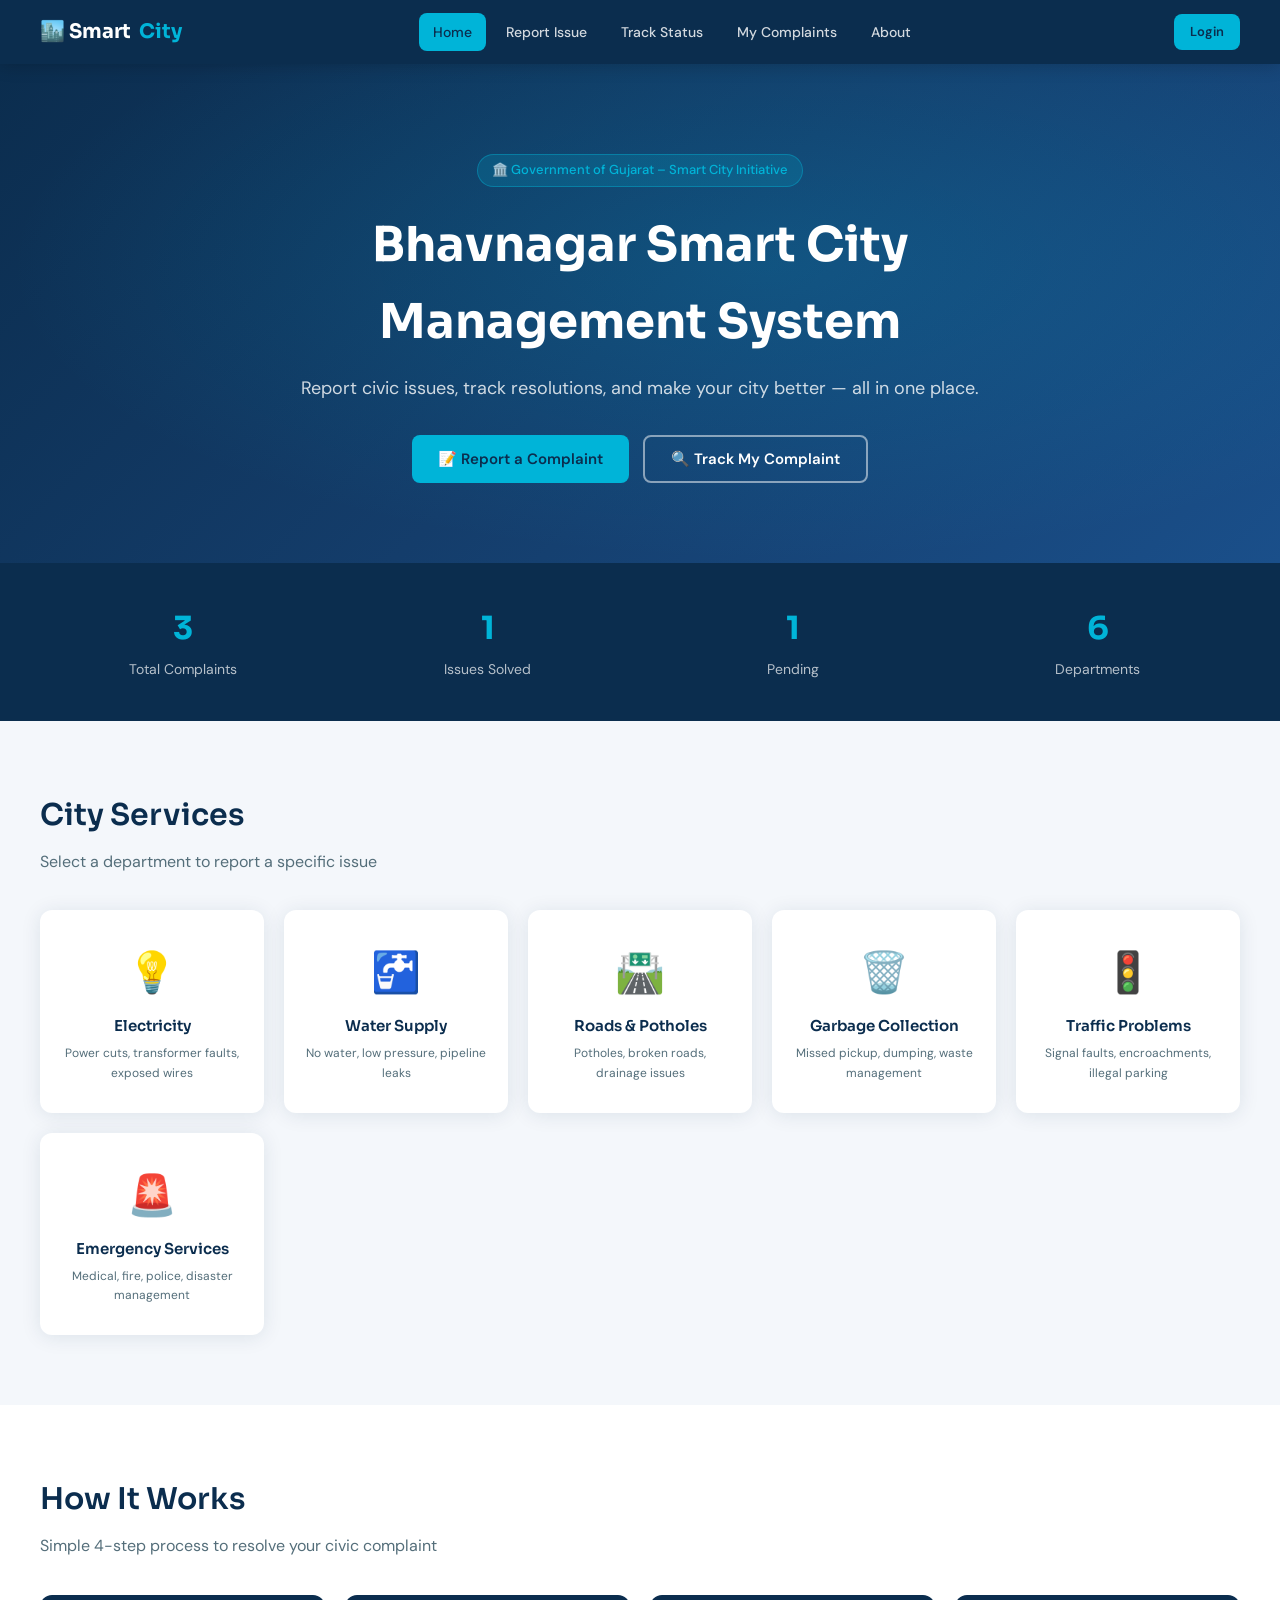
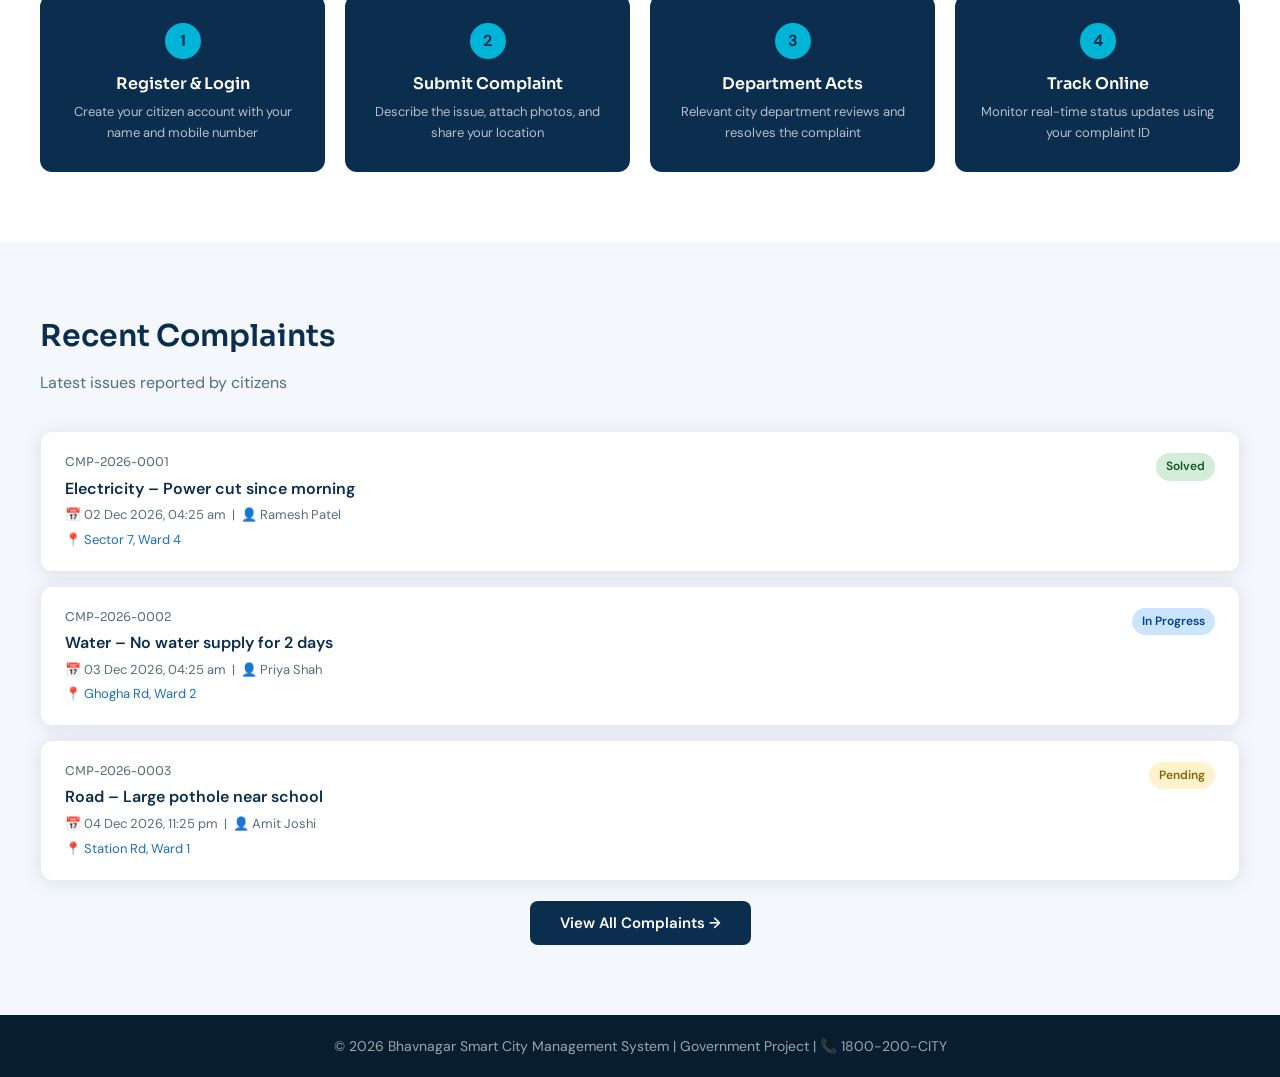
<file: index.html>
<!DOCTYPE html>
<html lang="en">
<head>
  <meta charset="UTF-8">
  <meta name="viewport" content="width=device-width, initial-scale=1.0">
  <title>SmartCity – Citizen Services Portal</title>
  <link rel="stylesheet" href="style.css">
</head>
<body>

<header class="navbar">
  <div class="logo">🏙️ Smart<span>City</span></div>
  <nav id="main-nav">
    <a href="index.html" class="active">Home</a>
    <a href="report.html">Report Issue</a>
    <a href="track.html">Track Status</a>
    <a href="mycomplaints.html">My Complaints</a>
    <a href="about.html">About</a>
  </nav>
  <div style="display:flex;align-items:center">
    <div id="nav-user"></div>
    <div class="hamburger" id="hamburger"><span></span><span></span><span></span></div>
  </div>
</header>

<!-- HERO -->
<section class="hero">
  <div class="hero-badge">🏛️ Government of Gujarat – Smart City Initiative</div>
  <h1>Bhavnagar Smart City<br>Management System</h1>
  <p>Report civic issues, track resolutions, and make your city better — all in one place.</p>
  <div class="hero-buttons">
    <button class="btn" onclick="window.location.href='report.html'">📝 Report a Complaint</button>
    <button class="btn-outline" onclick="window.location.href='track.html'">🔍 Track My Complaint</button>
  </div>
</section>

<!-- STATS -->
<section class="stats" id="stats-section">
  <div>
    <div class="stat-num" id="stat-total">–</div>
    <div class="stat-label">Total Complaints</div>
  </div>
  <div>
    <div class="stat-num" id="stat-solved">–</div>
    <div class="stat-label">Issues Solved</div>
  </div>
  <div>
    <div class="stat-num" id="stat-pending">–</div>
    <div class="stat-label">Pending</div>
  </div>
  <div>
    <div class="stat-num">6</div>
    <div class="stat-label">Departments</div>
  </div>
</section>

<!-- SERVICES -->
<section class="section">
  <h2>City Services</h2>
  <p class="section-sub">Select a department to report a specific issue</p>
  <div class="grid-3">
    <div class="service-card" onclick="window.location.href='Services/electricity.html'">
      <div class="sicon">💡</div>
      <h3>Electricity</h3>
      <p>Power cuts, transformer faults, exposed wires</p>
    </div>
    <div class="service-card" onclick="window.location.href='Services/water.html'">
      <div class="sicon">🚰</div>
      <h3>Water Supply</h3>
      <p>No water, low pressure, pipeline leaks</p>
    </div>
    <div class="service-card" onclick="window.location.href='Services/road.html'">
      <div class="sicon">🛣️</div>
      <h3>Roads &amp; Potholes</h3>
      <p>Potholes, broken roads, drainage issues</p>
    </div>
    <div class="service-card" onclick="window.location.href='Services/garbage.html'">
      <div class="sicon">🗑️</div>
      <h3>Garbage Collection</h3>
      <p>Missed pickup, dumping, waste management</p>
    </div>
    <div class="service-card" onclick="window.location.href='Services/traffic.html'">
      <div class="sicon">🚦</div>
      <h3>Traffic Problems</h3>
      <p>Signal faults, encroachments, illegal parking</p>
    </div>
    <div class="service-card" onclick="window.location.href='Services/emergency.html'">
      <div class="sicon">🚨</div>
      <h3>Emergency Services</h3>
      <p>Medical, fire, police, disaster management</p>
    </div>
  </div>
</section>

<!-- HOW IT WORKS -->
<section class="section light">
  <h2>How It Works</h2>
  <p class="section-sub">Simple 4-step process to resolve your civic complaint</p>
  <div class="grid-3" style="grid-template-columns:repeat(auto-fit,minmax(200px,1fr))">
    <div class="step">
      <div class="step-num">1</div>
      <h3>Register &amp; Login</h3>
      <p>Create your citizen account with your name and mobile number</p>
    </div>
    <div class="step">
      <div class="step-num">2</div>
      <h3>Submit Complaint</h3>
      <p>Describe the issue, attach photos, and share your location</p>
    </div>
    <div class="step">
      <div class="step-num">3</div>
      <h3>Department Acts</h3>
      <p>Relevant city department reviews and resolves the complaint</p>
    </div>
    <div class="step">
      <div class="step-num">4</div>
      <h3>Track Online</h3>
      <p>Monitor real-time status updates using your complaint ID</p>
    </div>
  </div>
</section>

<!-- RECENT COMPLAINTS -->
<section class="section">
  <h2>Recent Complaints</h2>
  <p class="section-sub">Latest issues reported by citizens</p>
  <div id="recent-list"></div>
  <div style="text-align:center;margin-top:20px">
    <button class="btn-navy" style="width:auto;padding:12px 30px" onclick="window.location.href='track.html'">View All Complaints →</button>
  </div>
</section>

<!-- FOOTER -->
<footer>
  <p>© 2026 Bhavnagar Smart City Management System | Government Project | 📞 1800-200-CITY</p>
</footer>

<script src="app.js"></script>
<script>
document.addEventListener('DOMContentLoaded', () => {
  const all = Complaints.getAll();
  const solved = all.filter(c => c.status === 'Solved').length;
  const pending = all.filter(c => c.status === 'Pending').length;
  document.getElementById('stat-total').textContent = all.length;
  document.getElementById('stat-solved').textContent = solved;
  document.getElementById('stat-pending').textContent = pending;

  const recEl = document.getElementById('recent-list');
  const recent = all.slice(0, 4);
  if (recent.length === 0) {
    recEl.innerHTML = '<div class="empty-state"><div class="eicon">📋</div><p>No complaints yet. Be the first to report!</p></div>';
  } else {
    recEl.innerHTML = recent.map(c => `
      <div class="complaint-card" onclick="window.location.href='track.html?id=${c.id}'" style="cursor:pointer">
        <div>
          <div class="complaint-id">${c.id}</div>
          <div class="complaint-title">${c.service} – ${c.title}</div>
          <div class="complaint-meta">📅 ${formatDate(c.createdAt)} &nbsp;|&nbsp; 👤 ${c.userName}</div>
          ${c.location ? `<div class="complaint-loc">📍 ${c.location}</div>` : ''}
        </div>
        <div>${statusBadge(c.status)}</div>
      </div>
    `).join('');
  }
});
</script>
</body>
</html>
</file>
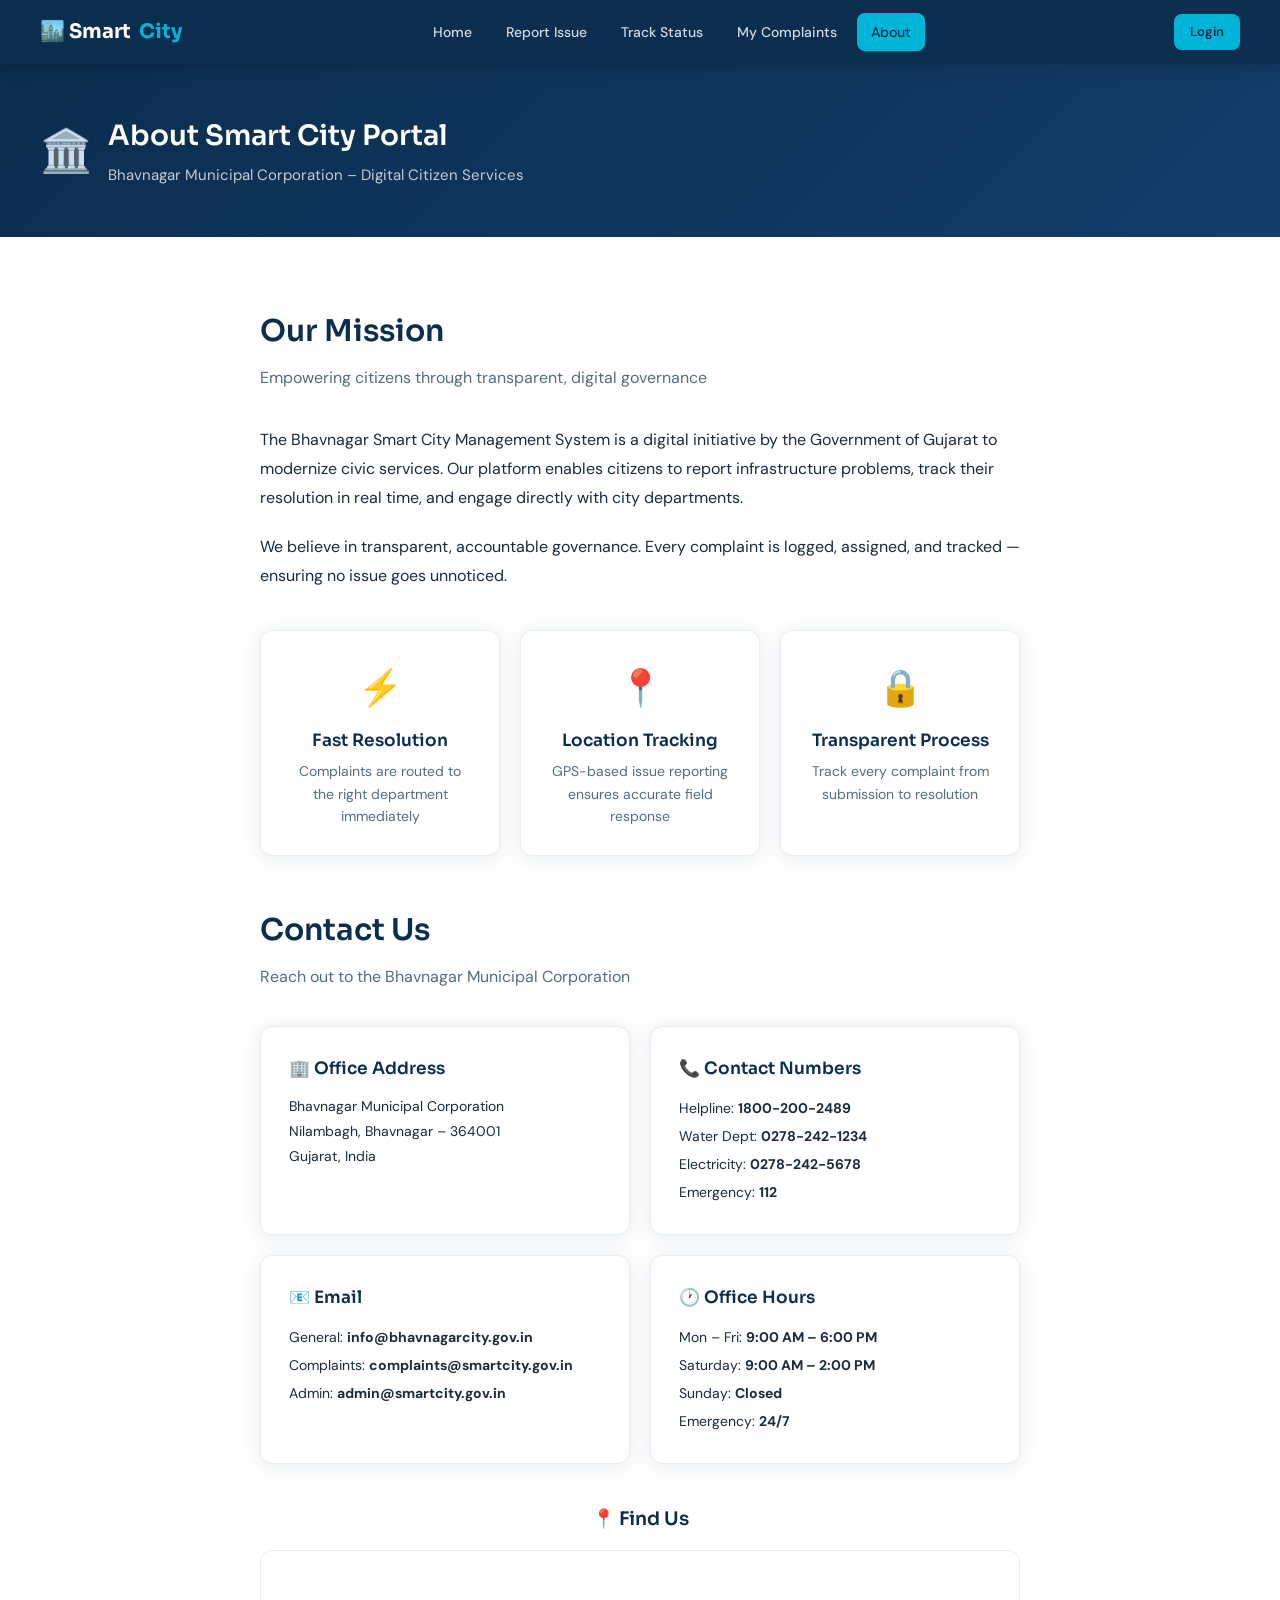
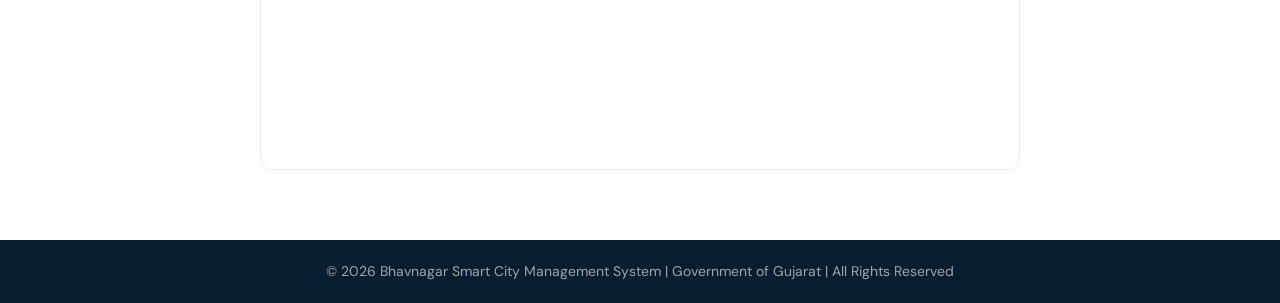
<file: about.html>
<!DOCTYPE html>
<html lang="en">
<head>
  <meta charset="UTF-8">
  <meta name="viewport" content="width=device-width, initial-scale=1.0">
  <title>About – SmartCity</title>
  <link rel="stylesheet" href="style.css">
</head>
<body>

<header class="navbar">
  <div class="logo" onclick="window.location.href='index.html'" style="cursor:pointer">🏙️ Smart<span>City</span></div>
  <nav id="main-nav">
    <a href="index.html">Home</a>
    <a href="report.html">Report Issue</a>
    <a href="track.html">Track Status</a>
    <a href="mycomplaints.html">My Complaints</a>
    <a href="about.html" class="active">About</a>
  </nav>
  <div style="display:flex;align-items:center">
    <div id="nav-user"></div>
    <div class="hamburger" id="hamburger"><span></span><span></span><span></span></div>
  </div>
</header>

<div class="page-hero">
  <div style="font-size:42px">🏛️</div>
  <div>
    <h1>About Smart City Portal</h1>
    <p>Bhavnagar Municipal Corporation – Digital Citizen Services</p>
  </div>
</div>

<section class="section light">
  <div style="max-width:760px;margin:0 auto">
    <h2>Our Mission</h2>
    <p class="section-sub">Empowering citizens through transparent, digital governance</p>
    <p style="color:var(--text);line-height:1.8;margin-bottom:20px">
      The Bhavnagar Smart City Management System is a digital initiative by the Government of Gujarat to modernize civic services. Our platform enables citizens to report infrastructure problems, track their resolution in real time, and engage directly with city departments.
    </p>
    <p style="color:var(--text);line-height:1.8;margin-bottom:40px">
      We believe in transparent, accountable governance. Every complaint is logged, assigned, and tracked — ensuring no issue goes unnoticed.
    </p>

    <div class="grid-3" style="margin-bottom:50px">
      <div class="card" style="text-align:center">
        <div style="font-size:36px;margin-bottom:10px">⚡</div>
        <h3>Fast Resolution</h3>
        <p>Complaints are routed to the right department immediately</p>
      </div>
      <div class="card" style="text-align:center">
        <div style="font-size:36px;margin-bottom:10px">📍</div>
        <h3>Location Tracking</h3>
        <p>GPS-based issue reporting ensures accurate field response</p>
      </div>
      <div class="card" style="text-align:center">
        <div style="font-size:36px;margin-bottom:10px">🔒</div>
        <h3>Transparent Process</h3>
        <p>Track every complaint from submission to resolution</p>
      </div>
    </div>

    <h2 style="margin-bottom:10px">Contact Us</h2>
    <p class="section-sub">Reach out to the Bhavnagar Municipal Corporation</p>

    <div class="grid-2">
      <div class="card">
        <h3 style="margin-bottom:12px">🏢 Office Address</h3>
        <p style="color:var(--text);line-height:1.8">
          Bhavnagar Municipal Corporation<br>
          Nilambagh, Bhavnagar – 364001<br>
          Gujarat, India
        </p>
      </div>
      <div class="card">
        <h3 style="margin-bottom:12px">📞 Contact Numbers</h3>
        <p style="color:var(--text);line-height:2">
          Helpline: <strong>1800-200-2489</strong><br>
          Water Dept: <strong>0278-242-1234</strong><br>
          Electricity: <strong>0278-242-5678</strong><br>
          Emergency: <strong>112</strong>
        </p>
      </div>
      <div class="card">
        <h3 style="margin-bottom:12px">📧 Email</h3>
        <p style="color:var(--text);line-height:2">
          General: <strong>info@bhavnagarcity.gov.in</strong><br>
          Complaints: <strong>complaints@smartcity.gov.in</strong><br>
          Admin: <strong>admin@smartcity.gov.in</strong>
        </p>
      </div>
      <div class="card">
        <h3 style="margin-bottom:12px">🕐 Office Hours</h3>
        <p style="color:var(--text);line-height:2">
          Mon – Fri: <strong>9:00 AM – 6:00 PM</strong><br>
          Saturday: <strong>9:00 AM – 2:00 PM</strong><br>
          Sunday: <strong>Closed</strong><br>
          Emergency: <strong>24/7</strong>
        </p>
      </div>
    </div>

    <div style="margin-top:40px;text-align:center">
      <h3 style="color:var(--navy);margin-bottom:16px">📍 Find Us</h3>
      <div id="office-map" style="border-radius:12px;overflow:hidden;border:1.5px solid var(--gray)"></div>
    </div>
  </div>
</section>

<footer>
  <p>© 2026 Bhavnagar Smart City Management System | Government of Gujarat | All Rights Reserved</p>
</footer>

<script src="app.js"></script>
<script>
document.addEventListener('DOMContentLoaded', () => {
  // Bhavnagar city center coordinates
  initMap('office-map', 22.3039, 70.8022, 'Bhavnagar Municipal Corporation');
});
</script>
</body>
</html>
</file>
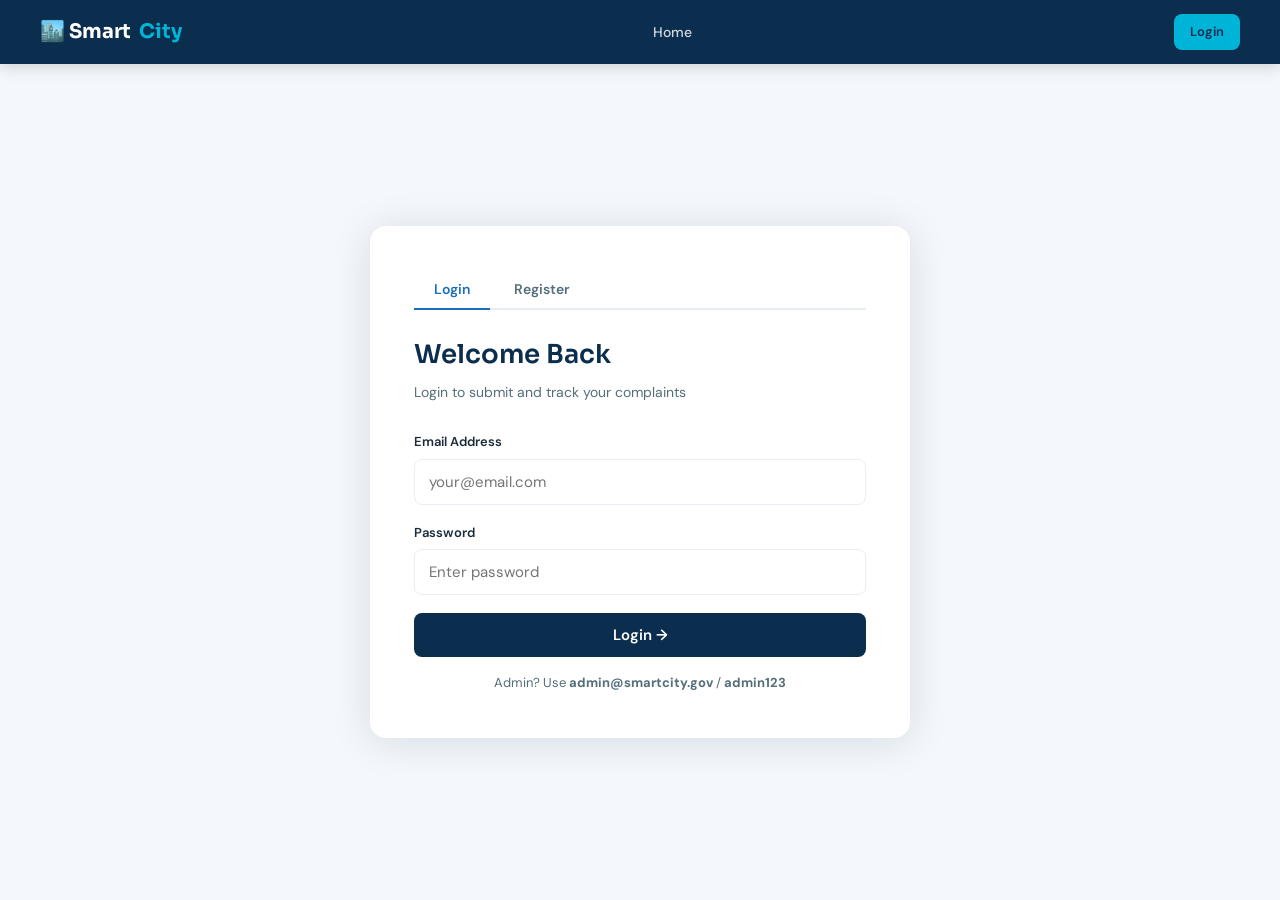
<file: admin.html>
<!DOCTYPE html>
<html lang="en">
<head>
  <meta charset="UTF-8">
  <meta name="viewport" content="width=device-width, initial-scale=1.0">
  <title>Admin Dashboard – SmartCity</title>
  <link rel="stylesheet" href="style.css">
</head>
<body>

<header class="navbar">
  <div class="logo" onclick="window.location.href='index.html'" style="cursor:pointer">🏙️ Smart<span>City</span></div>
  <div style="display:flex;align-items:center;gap:10px">
    <span style="color:rgba(255,255,255,0.6);font-size:13px">Admin Panel</span>
    <div id="nav-user"></div>
  </div>
</header>

<div class="dash-wrap">
  <!-- SIDEBAR -->
  <div class="dash-sidebar">
    <div style="padding:20px 24px 10px">
      <div style="color:rgba(255,255,255,0.4);font-size:11px;font-weight:600;letter-spacing:0.08em;text-transform:uppercase">Admin Menu</div>
    </div>
    <a href="#" onclick="showTab('overview')" id="sb-overview" class="active">🏠 Overview</a>
    <a href="#" onclick="showTab('complaints')" id="sb-complaints">📋 All Complaints</a>
    <a href="#" onclick="showTab('users')" id="sb-users">👥 Users</a>
    <div class="sidebar-label">Quick Links</div>
    <a href="report.html">📝 Report Issue</a>
    <a href="index.html">🌐 Public Site</a>
    <a href="#" onclick="Auth.logout()" style="color:rgba(255,100,100,0.7)">🚪 Logout</a>
  </div>

  <!-- CONTENT -->
  <div class="dash-content">

    <!-- OVERVIEW -->
    <div id="tab-overview">
      <div class="dash-header">
        <h2>Dashboard Overview</h2>
        <p id="dash-date"></p>
      </div>
      <div class="stat-cards">
        <div class="stat-card"><div class="num" id="a-total">0</div><div class="lbl">Total Complaints</div></div>
        <div class="stat-card" style="border-top-color:var(--amber)"><div class="num" id="a-pending">0</div><div class="lbl">Pending</div></div>
        <div class="stat-card" style="border-top-color:var(--blue)"><div class="num" id="a-progress">0</div><div class="lbl">In Progress</div></div>
        <div class="stat-card" style="border-top-color:var(--green)"><div class="num" id="a-solved">0</div><div class="lbl">Solved</div></div>
      </div>

      <h3 style="color:var(--navy);margin-bottom:16px;font-size:18px">Recent Complaints</h3>
      <div id="overview-list"></div>
    </div>

    <!-- ALL COMPLAINTS -->
    <div id="tab-complaints" style="display:none">
      <div class="dash-header">
        <h2>All Complaints</h2>
        <p>Manage and update complaint statuses</p>
      </div>
      <div class="filter-bar">
        <input type="text" id="admin-search" placeholder="Search by ID, name, service..." oninput="renderComplaints()" style="min-width:220px">
        <select id="admin-filter-svc" onchange="renderComplaints()">
          <option value="">All Services</option>
          <option>Electricity</option><option>Water</option>
          <option>Road</option><option>Garbage</option>
          <option>Traffic</option><option>Emergency</option>
        </select>
        <select id="admin-filter-status" onchange="renderComplaints()">
          <option value="">All Status</option>
          <option>Pending</option><option>In Progress</option>
          <option>Solved</option><option>Rejected</option>
        </select>
      </div>
      <div class="table-wrap">
        <table>
          <thead>
            <tr>
              <th>ID</th><th>Service</th><th>Title</th><th>Citizen</th><th>Location</th><th>Date</th><th>Status</th><th>Action</th>
            </tr>
          </thead>
          <tbody id="complaints-tbody"></tbody>
        </table>
      </div>
    </div>

    <!-- USERS -->
    <div id="tab-users" style="display:none">
      <div class="dash-header">
        <h2>Registered Users</h2>
        <p>All citizens registered on the portal</p>
      </div>
      <div class="table-wrap">
        <table>
          <thead>
            <tr><th>Name</th><th>Email</th><th>Phone</th><th>Joined</th><th>Complaints</th></tr>
          </thead>
          <tbody id="users-tbody"></tbody>
        </table>
      </div>
    </div>

  </div>
</div>

<!-- UPDATE MODAL -->
<div class="modal-bg" id="update-modal">
  <div class="modal">
    <span class="modal-close" onclick="closeModal()">×</span>
    <h3>Update Complaint Status</h3>
    <p style="color:var(--text-light);font-size:14px;margin-bottom:20px" id="modal-complaint-id"></p>
    <div class="form-group">
      <label>New Status</label>
      <select id="modal-status">
        <option>Pending</option>
        <option>In Progress</option>
        <option>Solved</option>
        <option>Rejected</option>
      </select>
    </div>
    <div class="form-group">
      <label>Official Note (optional)</label>
      <textarea id="modal-note" placeholder="Add a resolution note or update for the citizen..."></textarea>
    </div>
    <div style="display:flex;gap:12px">
      <button class="btn" onclick="saveStatus()">Save Update</button>
      <button class="btn-navy" onclick="closeModal()">Cancel</button>
    </div>
  </div>
</div>

<script src="app.js"></script>
<script>
let editingId = null;

document.addEventListener('DOMContentLoaded', () => {
  const user = requireLogin(true);
  if (!user) return;

  document.getElementById('dash-date').textContent = new Date().toLocaleDateString('en-IN', { weekday:'long', year:'numeric', month:'long', day:'numeric' });
  loadOverview();
});

function showTab(name) {
  ['overview','complaints','users'].forEach(t => {
    document.getElementById('tab-'+t).style.display = t === name ? '' : 'none';
    document.getElementById('sb-'+t).classList.toggle('active', t === name);
  });
  if (name === 'complaints') renderComplaints();
  if (name === 'users') renderUsers();
}

function loadOverview() {
  const all = Complaints.getAll();
  document.getElementById('a-total').textContent = all.length;
  document.getElementById('a-pending').textContent = all.filter(c=>c.status==='Pending').length;
  document.getElementById('a-progress').textContent = all.filter(c=>c.status==='In Progress').length;
  document.getElementById('a-solved').textContent = all.filter(c=>c.status==='Solved').length;

  const el = document.getElementById('overview-list');
  el.innerHTML = all.slice(0,6).map(c => `
    <div class="complaint-card">
      <div>
        <div class="complaint-id">${c.id}</div>
        <div class="complaint-title">${c.service} – ${c.title}</div>
        <div class="complaint-meta">👤 ${c.userName} &nbsp;|&nbsp; 📅 ${formatDate(c.createdAt)}</div>
        ${c.location ? `<div class="complaint-loc">📍 ${c.location}</div>` : ''}
      </div>
      <div style="display:flex;flex-direction:column;gap:8px;align-items:flex-end">
        ${statusBadge(c.status)}
        <button class="btn btn-sm" onclick="openModal('${c.id}')">Update</button>
      </div>
    </div>
  `).join('');
}

function renderComplaints() {
  const query = (document.getElementById('admin-search').value || '').toLowerCase();
  const svc = document.getElementById('admin-filter-svc').value;
  const status = document.getElementById('admin-filter-status').value;
  let list = Complaints.getAll();
  if (query) list = list.filter(c => c.id.toLowerCase().includes(query) || c.userName.toLowerCase().includes(query) || c.service.toLowerCase().includes(query) || c.title.toLowerCase().includes(query));
  if (svc) list = list.filter(c => c.service === svc);
  if (status) list = list.filter(c => c.status === status);

  const tbody = document.getElementById('complaints-tbody');
  if (!list.length) { tbody.innerHTML = '<tr><td colspan="8" style="text-align:center;padding:30px;color:var(--text-light)">No complaints found.</td></tr>'; return; }
  tbody.innerHTML = list.map(c => `
    <tr>
      <td style="font-family:'Sora',sans-serif;font-size:12px">${c.id}</td>
      <td>${c.service}</td>
      <td style="max-width:160px">${c.title}</td>
      <td>${c.userName}<br><small style="color:var(--text-light)">${c.userPhone||''}</small></td>
      <td style="font-size:13px;color:var(--blue)">${c.location||'–'}</td>
      <td style="font-size:12px">${formatDate(c.createdAt)}</td>
      <td>${statusBadge(c.status)}</td>
      <td><button class="btn btn-sm" onclick="openModal('${c.id}')">Update</button></td>
    </tr>
  `).join('');
}

function renderUsers() {
  const users = Auth.getUsers();
  const all = Complaints.getAll();
  const tbody = document.getElementById('users-tbody');
  if (!users.length) { tbody.innerHTML = '<tr><td colspan="5" style="text-align:center;padding:30px;color:var(--text-light)">No registered users.</td></tr>'; return; }
  tbody.innerHTML = users.map(u => `
    <tr>
      <td>${u.name}</td>
      <td>${u.email}</td>
      <td>${u.phone||'–'}</td>
      <td style="font-size:13px">${formatDate(u.joined)}</td>
      <td>${all.filter(c=>c.userId===u.id).length}</td>
    </tr>
  `).join('');
}

function openModal(id) {
  editingId = id;
  const c = Complaints.getById(id);
  document.getElementById('modal-complaint-id').textContent = id + ' — ' + c.title;
  document.getElementById('modal-status').value = c.status;
  document.getElementById('modal-note').value = c.adminNote || '';
  document.getElementById('update-modal').classList.add('open');
}

function closeModal() {
  document.getElementById('update-modal').classList.remove('open');
  editingId = null;
}

function saveStatus() {
  const status = document.getElementById('modal-status').value;
  const note = document.getElementById('modal-note').value.trim();
  Complaints.updateStatus(editingId, status, note);
  closeModal();
  toast('Status updated to ' + status, 'success');
  loadOverview();
  renderComplaints();
}

document.getElementById('update-modal').addEventListener('click', e => {
  if (e.target === document.getElementById('update-modal')) closeModal();
});
</script>
</body>
</html>
</file>
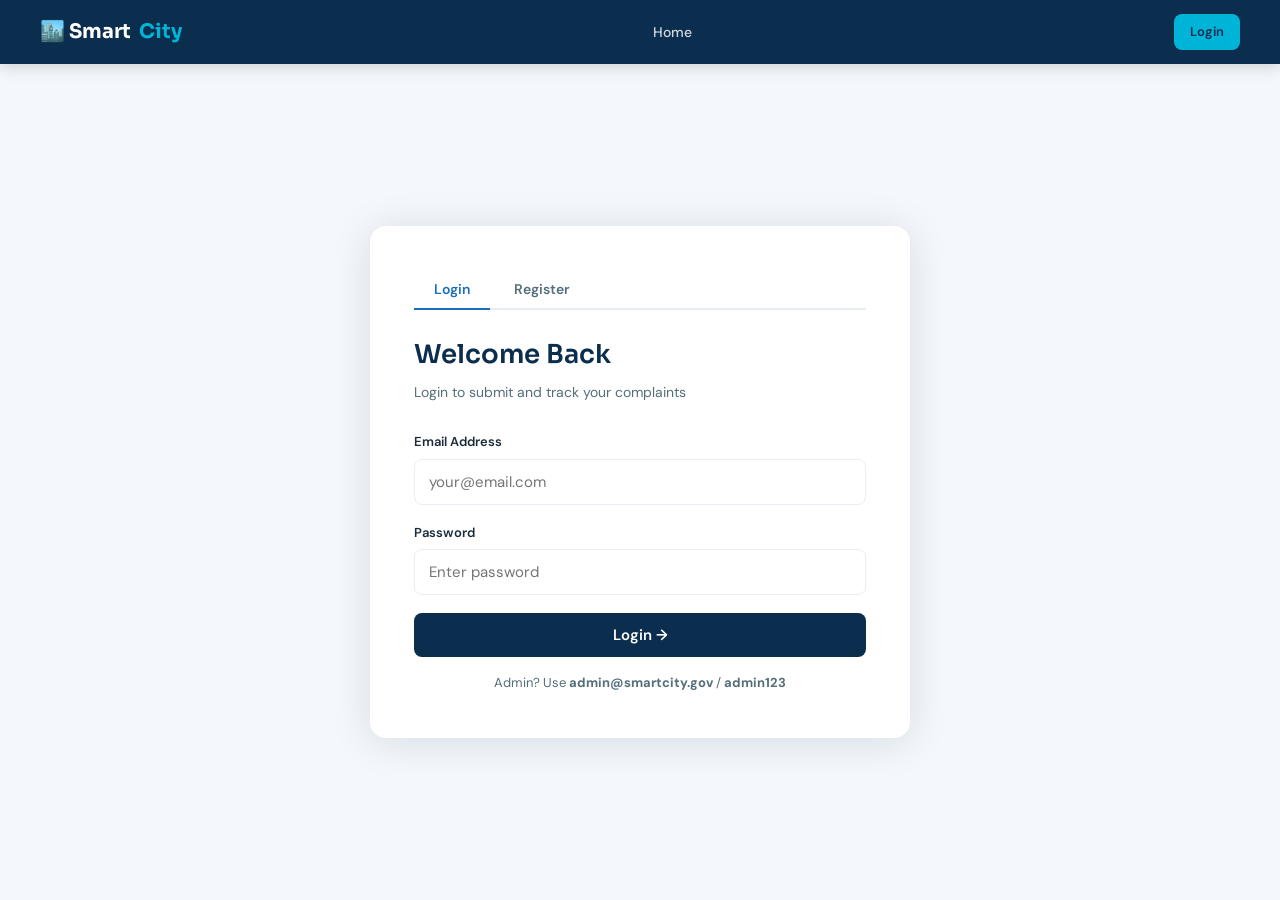
<file: login.html>
<!DOCTYPE html>
<html lang="en">
<head>
  <meta charset="UTF-8">
  <meta name="viewport" content="width=device-width, initial-scale=1.0">
  <title>Login – SmartCity</title>
  <link rel="stylesheet" href="style.css">
</head>
<body>

<header class="navbar">
  <div class="logo" onclick="window.location.href='index.html'" style="cursor:pointer">🏙️ Smart<span>City</span></div>
  <nav><a href="index.html">Home</a></nav>
  <div id="nav-user"></div>
</header>

<div class="form-page" style="align-items:center;min-height:calc(100vh - 64px)">
  <div class="form-box">
    <!-- TABS -->
    <div class="tabs">
      <button class="tab-btn active" id="tab-login" onclick="switchTab('login')">Login</button>
      <button class="tab-btn" id="tab-register" onclick="switchTab('register')">Register</button>
    </div>

    <!-- LOGIN FORM -->
    <div id="login-panel">
      <h2>Welcome Back</h2>
      <p class="form-sub">Login to submit and track your complaints</p>
      <div class="form-group">
        <label>Email Address</label>
        <input type="email" id="l-email" placeholder="your@email.com">
        <div class="form-error" id="l-email-err">Please enter a valid email.</div>
      </div>
      <div class="form-group">
        <label>Password</label>
        <input type="password" id="l-pass" placeholder="Enter password" onkeydown="if(event.key==='Enter')doLogin()">
        <div class="form-error" id="l-pass-err">Please enter your password.</div>
      </div>
      <div class="form-error" id="l-err" style="margin-bottom:12px;font-size:14px"></div>
      <button class="btn-navy" onclick="doLogin()">Login →</button>
      <p style="text-align:center;margin-top:16px;font-size:13px;color:var(--text-light)">
        Admin? Use <strong>admin@smartcity.gov</strong> / <strong>admin123</strong>
      </p>
    </div>

    <!-- REGISTER FORM -->
    <div id="register-panel" style="display:none">
      <h2>Create Account</h2>
      <p class="form-sub">Register as a citizen to report civic issues</p>
      <div class="form-row">
        <div class="form-group">
          <label>Full Name</label>
          <input type="text" id="r-name" placeholder="Your full name">
          <div class="form-error" id="r-name-err">Name is required.</div>
        </div>
        <div class="form-group">
          <label>Mobile Number</label>
          <input type="tel" id="r-phone" placeholder="10-digit number" maxlength="10">
          <div class="form-error" id="r-phone-err">Valid phone required.</div>
        </div>
      </div>
      <div class="form-group">
        <label>Email Address</label>
        <input type="email" id="r-email" placeholder="your@email.com">
        <div class="form-error" id="r-email-err">Valid email required.</div>
      </div>
      <div class="form-group">
        <label>Password</label>
        <input type="password" id="r-pass" placeholder="Min 6 characters">
        <div class="form-error" id="r-pass-err">Min 6 characters required.</div>
      </div>
      <div class="form-error" id="r-err" style="margin-bottom:12px;font-size:14px"></div>
      <button class="btn-navy" onclick="doRegister()">Create Account →</button>
    </div>
  </div>
</div>

<script src="app.js"></script>
<script>
function switchTab(t) {
  document.getElementById('login-panel').style.display = t === 'login' ? '' : 'none';
  document.getElementById('register-panel').style.display = t === 'register' ? '' : 'none';
  document.getElementById('tab-login').classList.toggle('active', t === 'login');
  document.getElementById('tab-register').classList.toggle('active', t === 'register');
}

function doLogin() {
  const email = document.getElementById('l-email').value.trim();
  const pass = document.getElementById('l-pass').value;
  let ok = true;
  if (!email || !email.includes('@')) { showErr('l-email-err'); ok = false; } else hideErr('l-email-err');
  if (!pass) { showErr('l-pass-err'); ok = false; } else hideErr('l-pass-err');
  if (!ok) return;
  const res = Auth.login(email, pass);
  if (!res.ok) { document.getElementById('l-err').textContent = res.msg; document.getElementById('l-err').classList.add('show'); return; }
  document.getElementById('l-err').classList.remove('show');
  toast('Welcome back, ' + res.user.name + '!', 'success');
  setTimeout(() => {
    window.location.href = Auth.isAdmin(res.user) ? 'admin.html' : 'index.html';
  }, 900);
}

function doRegister() {
  const name = document.getElementById('r-name').value.trim();
  const phone = document.getElementById('r-phone').value.trim();
  const email = document.getElementById('r-email').value.trim();
  const pass = document.getElementById('r-pass').value;
  let ok = true;
  if (!name) { showErr('r-name-err'); ok = false; } else hideErr('r-name-err');
  if (!phone || phone.length !== 10) { showErr('r-phone-err'); ok = false; } else hideErr('r-phone-err');
  if (!email || !email.includes('@')) { showErr('r-email-err'); ok = false; } else hideErr('r-email-err');
  if (!pass || pass.length < 6) { showErr('r-pass-err'); ok = false; } else hideErr('r-pass-err');
  if (!ok) return;
  const res = Auth.register(name, email, phone, pass);
  if (!res.ok) { document.getElementById('r-err').textContent = res.msg; document.getElementById('r-err').classList.add('show'); return; }
  Auth.setCurrent(res.user);
  toast('Account created! Welcome, ' + name + '!', 'success');
  setTimeout(() => window.location.href = 'index.html', 900);
}

function showErr(id) { document.getElementById(id).classList.add('show'); }
function hideErr(id) { document.getElementById(id).classList.remove('show'); }

// redirect if already logged in
document.addEventListener('DOMContentLoaded', () => {
  const u = Auth.getCurrent();
  if (u) window.location.href = Auth.isAdmin(u) ? 'admin.html' : 'index.html';
});
</script>
</body>
</html>
</file>
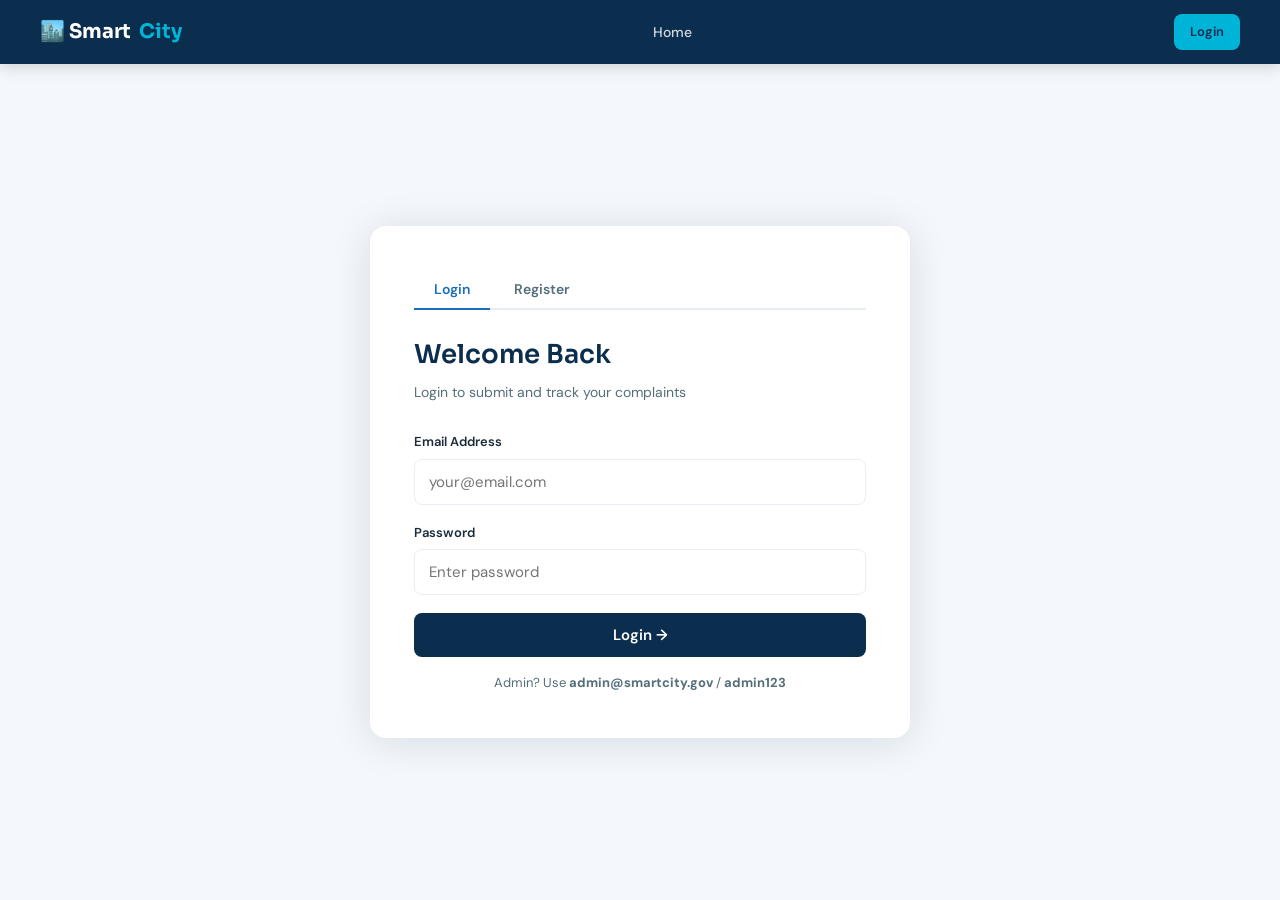
<file: mycomplaints.html>
<!DOCTYPE html>
<html lang="en">
<head>
  <meta charset="UTF-8">
  <meta name="viewport" content="width=device-width, initial-scale=1.0">
  <title>My Complaints – SmartCity</title>
  <link rel="stylesheet" href="style.css">
</head>
<body>

<header class="navbar">
  <div class="logo" onclick="window.location.href='index.html'" style="cursor:pointer">🏙️ Smart<span>City</span></div>
  <nav id="main-nav">
    <a href="index.html">Home</a>
    <a href="report.html">Report Issue</a>
    <a href="track.html">Track Status</a>
    <a href="mycomplaints.html" class="active">My Complaints</a>
    <a href="about.html">About</a>
  </nav>
  <div style="display:flex;align-items:center">
    <div id="nav-user"></div>
    <div class="hamburger" id="hamburger"><span></span><span></span><span></span></div>
  </div>
</header>

<div class="page-hero">
  <div style="font-size:42px">📋</div>
  <div>
    <h1>My Complaints</h1>
    <p id="hero-sub">All complaints submitted by you</p>
  </div>
</div>

<section class="section" style="padding-top:36px">
  <!-- Stats row -->
  <div class="stat-cards" style="margin-bottom:28px">
    <div class="stat-card" style="border-top-color:var(--amber)">
      <div class="num" id="s-total">0</div>
      <div class="lbl">Total Submitted</div>
    </div>
    <div class="stat-card" style="border-top-color:var(--amber)">
      <div class="num" id="s-pending">0</div>
      <div class="lbl">Pending</div>
    </div>
    <div class="stat-card" style="border-top-color:var(--blue)">
      <div class="num" id="s-progress">0</div>
      <div class="lbl">In Progress</div>
    </div>
    <div class="stat-card" style="border-top-color:var(--green)">
      <div class="num" id="s-solved">0</div>
      <div class="lbl">Solved</div>
    </div>
  </div>

  <div id="complaints-list"></div>

  <div style="margin-top:24px">
    <button class="btn" onclick="window.location.href='report.html'">+ Report New Issue</button>
  </div>
</section>

<footer>
  <p>© 2026 Bhavnagar Smart City Management System</p>
</footer>

<script src="app.js"></script>
<script>
document.addEventListener('DOMContentLoaded', () => {
  const user = requireLogin();
  if (!user) return;

  document.getElementById('hero-sub').textContent = 'Complaints submitted by ' + user.name;

  const list = Auth.isAdmin(user) ? Complaints.getAll() : Complaints.getByUser(user.id);
  const el = document.getElementById('complaints-list');

  document.getElementById('s-total').textContent = list.length;
  document.getElementById('s-pending').textContent = list.filter(c => c.status === 'Pending').length;
  document.getElementById('s-progress').textContent = list.filter(c => c.status === 'In Progress').length;
  document.getElementById('s-solved').textContent = list.filter(c => c.status === 'Solved').length;

  if (!list.length) {
    el.innerHTML = `<div class="empty-state">
      <div class="eicon">📭</div>
      <h3>No complaints yet</h3>
      <p>You haven't submitted any complaints. Click below to report your first issue.</p>
      <br><button class="btn" onclick="window.location.href='report.html'">Report an Issue</button>
    </div>`;
    return;
  }

  el.innerHTML = list.map(c => `
    <div class="complaint-card" style="cursor:pointer" onclick="window.location.href='track.html?id=${c.id}'">
      <div>
        <div class="complaint-id">${c.id} &nbsp;|&nbsp; 📅 ${formatDate(c.createdAt)}</div>
        <div class="complaint-title">${c.service} – ${c.title}</div>
        <div class="complaint-meta">${c.description.substring(0,90)}${c.description.length>90?'...':''}</div>
        ${c.location ? `<div class="complaint-loc">📍 ${c.location}</div>` : ''}
        ${c.adminNote ? `<div style="font-size:13px;color:var(--blue);margin-top:4px">💬 ${c.adminNote}</div>` : ''}
      </div>
      <div>${statusBadge(c.status)}</div>
    </div>
  `).join('');
});
</script>
</body>
</html>
</file>
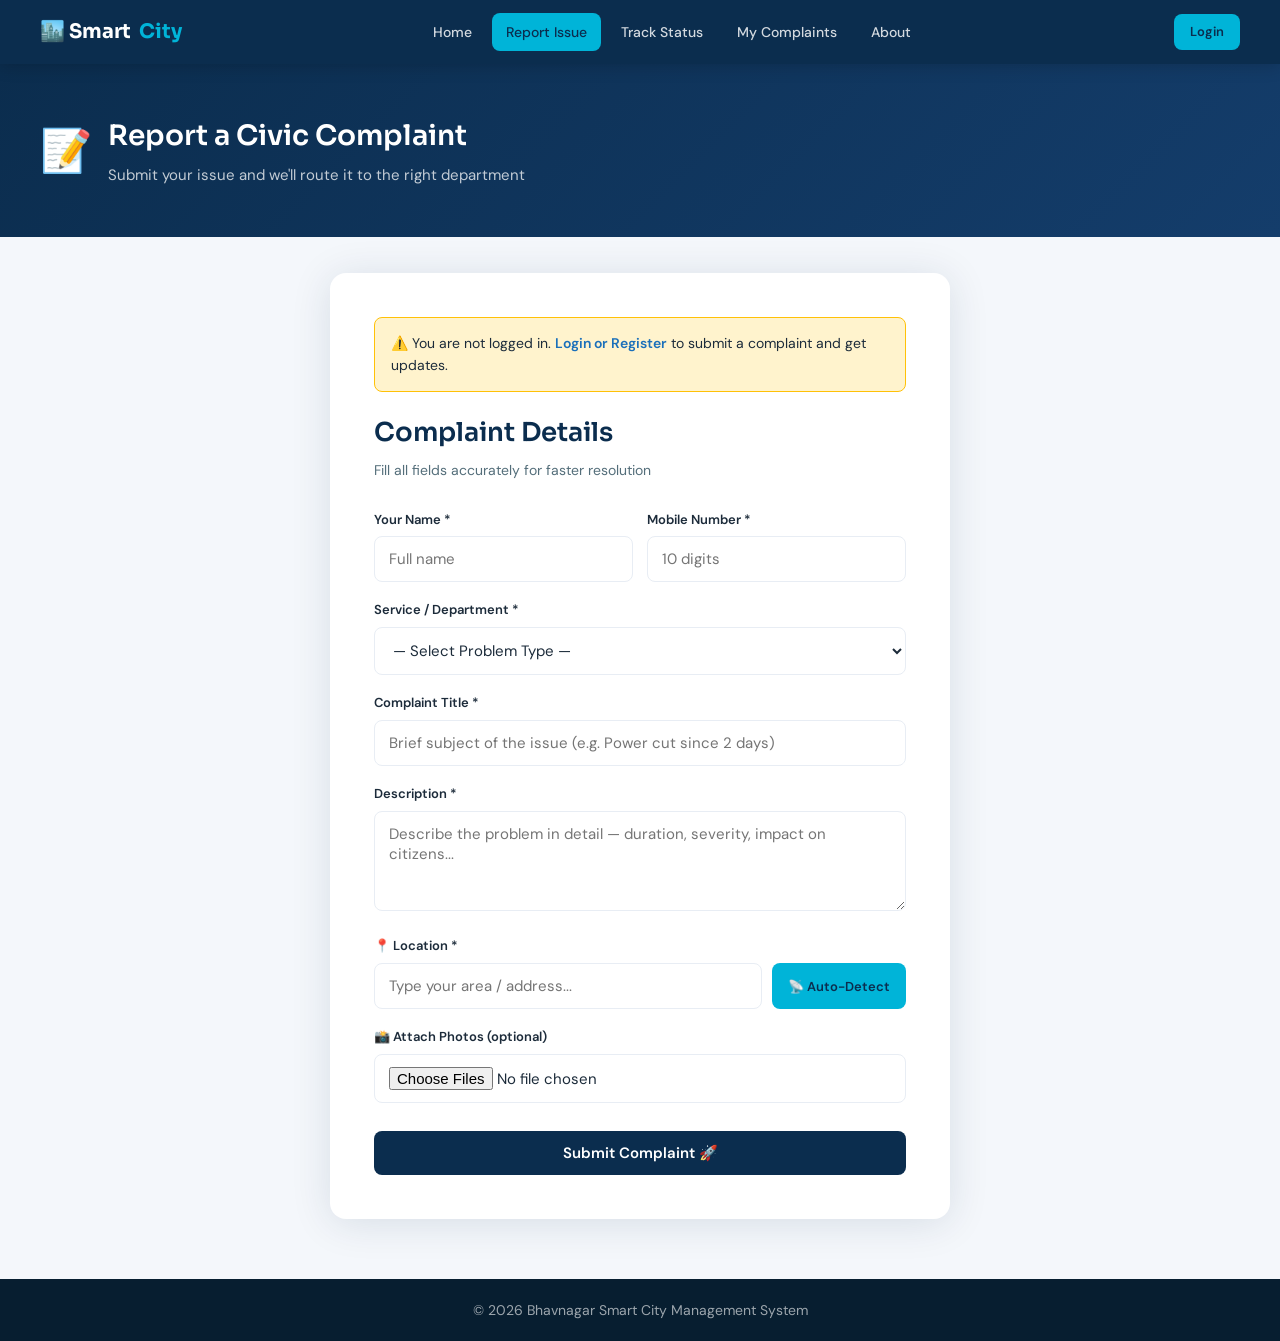
<file: report.html>
<!DOCTYPE html>
<html lang="en">
<head>
  <meta charset="UTF-8">
  <meta name="viewport" content="width=device-width, initial-scale=1.0">
  <title>Report Complaint – SmartCity</title>
  <link rel="stylesheet" href="style.css">
</head>
<body>

<header class="navbar">
  <div class="logo" onclick="window.location.href='index.html'" style="cursor:pointer">🏙️ Smart<span>City</span></div>
  <nav id="main-nav">
    <a href="index.html">Home</a>
    <a href="report.html" class="active">Report Issue</a>
    <a href="track.html">Track Status</a>
    <a href="mycomplaints.html">My Complaints</a>
    <a href="about.html">About</a>
  </nav>
  <div style="display:flex;align-items:center">
    <div id="nav-user"></div>
    <div class="hamburger" id="hamburger"><span></span><span></span><span></span></div>
  </div>
</header>

<div class="page-hero">
  <div style="font-size:42px">📝</div>
  <div>
    <h1>Report a Civic Complaint</h1>
    <p>Submit your issue and we'll route it to the right department</p>
  </div>
</div>

<div class="form-page" style="min-height:auto;padding:36px 20px 60px">
  <div class="form-box" style="max-width:620px">

    <!-- NOT LOGGED IN WARNING -->
    <div id="not-logged-warn" style="display:none;background:#fff3cd;border:1px solid #ffc107;border-radius:8px;padding:14px 16px;margin-bottom:20px;font-size:14px">
      ⚠️ You are not logged in. <a href="login.html" style="color:var(--blue);font-weight:600">Login or Register</a> to submit a complaint and get updates.
    </div>

    <h2>Complaint Details</h2>
    <p class="form-sub">Fill all fields accurately for faster resolution</p>

    <!-- PERSONAL INFO (shown only if not logged in) -->
    <div id="guest-info">
      <div class="form-row">
        <div class="form-group">
          <label>Your Name *</label>
          <input type="text" id="f-name" placeholder="Full name">
          <div class="form-error" id="f-name-err">Name is required.</div>
        </div>
        <div class="form-group">
          <label>Mobile Number *</label>
          <input type="tel" id="f-phone" placeholder="10 digits" maxlength="10">
          <div class="form-error" id="f-phone-err">Valid phone required.</div>
        </div>
      </div>
    </div>

    <div class="form-group">
      <label>Service / Department *</label>
      <select id="f-service">
        <option value="">— Select Problem Type —</option>
        <option value="Electricity">💡 Electricity</option>
        <option value="Water">🚰 Water Supply</option>
        <option value="Road">🛣️ Road &amp; Potholes</option>
        <option value="Garbage">🗑️ Garbage Collection</option>
        <option value="Traffic">🚦 Traffic Problems</option>
        <option value="Emergency">🚨 Emergency Services</option>
      </select>
      <div class="form-error" id="f-service-err">Please select a service.</div>
    </div>

    <div class="form-group">
      <label>Complaint Title *</label>
      <input type="text" id="f-title" placeholder="Brief subject of the issue (e.g. Power cut since 2 days)">
      <div class="form-error" id="f-title-err">Title is required.</div>
    </div>

    <div class="form-group">
      <label>Description *</label>
      <textarea id="f-desc" placeholder="Describe the problem in detail — duration, severity, impact on citizens..."></textarea>
      <div class="form-error" id="f-desc-err">Description is required.</div>
    </div>

    <!-- LOCATION -->
    <div class="form-group">
      <label>📍 Location *</label>
      <div style="display:flex;gap:10px;margin-bottom:8px">
        <input type="text" id="f-location" placeholder="Type your area / address..." style="flex:1">
        <button class="btn btn-sm" onclick="detectLocation()" id="loc-btn" style="white-space:nowrap">📡 Auto-Detect</button>
      </div>
      <div class="form-error" id="f-loc-err">Location is required.</div>

      <div class="location-box" id="loc-box" style="display:none">
        <span class="loc-icon">📍</span>
        <div class="loc-text">
          <strong id="loc-label">Detecting...</strong>
          <small id="loc-coords"></small>
        </div>
        <button onclick="clearLocation()" style="background:none;border:none;cursor:pointer;color:var(--text-light);font-size:18px">✕</button>
      </div>
      <div id="map-container" style="display:none"></div>
    </div>

    <!-- PHOTO UPLOAD -->
    <div class="form-group">
      <label>📸 Attach Photos (optional)</label>
      <input type="file" id="f-photos" accept="image/*" multiple onchange="previewPhotos(this)">
      <div class="photo-preview" id="photo-preview"></div>
    </div>

    <button class="btn-navy" onclick="submitComplaint()" id="submit-btn">Submit Complaint 🚀</button>
  </div>
</div>

<!-- SUCCESS MODAL -->
<div class="modal-bg" id="success-modal">
  <div class="modal" style="text-align:center">
    <div style="font-size:56px;margin-bottom:12px">✅</div>
    <h3>Complaint Submitted!</h3>
    <p style="color:var(--text-light);margin:10px 0 6px">Your Complaint ID:</p>
    <div style="font-size:24px;font-weight:700;color:var(--navy);font-family:'Sora',sans-serif;letter-spacing:1px;margin-bottom:16px" id="modal-id"></div>
    <p style="font-size:14px;color:var(--text-light);margin-bottom:24px">Save this ID to track your complaint status anytime.</p>
    <div style="display:flex;gap:12px;justify-content:center;flex-wrap:wrap">
      <button class="btn" onclick="window.location.href='track.html?id='+currentId">Track Now</button>
      <button class="btn-navy" style="width:auto" onclick="window.location.href='report.html'">Report Another</button>
    </div>
  </div>
</div>

<footer>
  <p>© 2026 Bhavnagar Smart City Management System</p>
</footer>

<script src="app.js"></script>
<script>
let locationData = null;
let currentId = '';

document.addEventListener('DOMContentLoaded', () => {
  const user = Auth.getCurrent();
  const guestBlock = document.getElementById('guest-info');
  const warnBlock = document.getElementById('not-logged-warn');

  if (user) {
    guestBlock.style.display = 'none';
  } else {
    warnBlock.style.display = 'block';
  }

  // Pre-fill service from URL
  const params = new URLSearchParams(window.location.search);
  const svc = params.get('service');
  if (svc) document.getElementById('f-service').value = svc;
  const titleParam = params.get('title');
  if (titleParam) document.getElementById('f-title').value = titleParam;
});

function detectLocation() {
  const btn = document.getElementById('loc-btn');
  btn.textContent = '⏳ Detecting...';
  btn.disabled = true;

  Location.detect(
    ({ lat, lng, label }) => {
      locationData = { lat, lng, label };
      document.getElementById('f-location').value = label;
      document.getElementById('loc-label').textContent = label;
      document.getElementById('loc-coords').textContent = `${lat.toFixed(5)}, ${lng.toFixed(5)}`;
      document.getElementById('loc-box').style.display = 'flex';
      document.getElementById('map-container').style.display = 'block';
      initMap('map-container', lat, lng, label);
      btn.textContent = '✅ Located';
      btn.disabled = false;
      toast('Location detected successfully!', 'success');
    },
    err => {
      toast('Could not detect location: ' + err, 'error');
      btn.textContent = '📡 Auto-Detect';
      btn.disabled = false;
    }
  );
}

function clearLocation() {
  locationData = null;
  document.getElementById('f-location').value = '';
  document.getElementById('loc-box').style.display = 'none';
  document.getElementById('map-container').style.display = 'none';
  document.getElementById('map-container').innerHTML = '';
  document.getElementById('loc-btn').textContent = '📡 Auto-Detect';
}

function previewPhotos(input) {
  const preview = document.getElementById('photo-preview');
  preview.innerHTML = '';
  Array.from(input.files).slice(0, 6).forEach(file => {
    const reader = new FileReader();
    reader.onload = e => {
      const img = document.createElement('img');
      img.src = e.target.result;
      img.className = 'photo-thumb';
      preview.appendChild(img);
    };
    reader.readAsDataURL(file);
  });
}

function showErr(id) { document.getElementById(id).classList.add('show'); }
function hideErr(id) { document.getElementById(id).classList.remove('show'); }

function submitComplaint() {
  const user = Auth.getCurrent();
  let valid = true;

  let name, phone;
  if (user) {
    name = user.name;
    phone = user.phone || '';
  } else {
    name = document.getElementById('f-name').value.trim();
    phone = document.getElementById('f-phone').value.trim();
    if (!name) { showErr('f-name-err'); valid = false; } else hideErr('f-name-err');
    if (!phone || phone.length !== 10) { showErr('f-phone-err'); valid = false; } else hideErr('f-phone-err');
  }

  const service = document.getElementById('f-service').value;
  const title = document.getElementById('f-title').value.trim();
  const desc = document.getElementById('f-desc').value.trim();
  const locText = document.getElementById('f-location').value.trim();

  if (!service) { showErr('f-service-err'); valid = false; } else hideErr('f-service-err');
  if (!title) { showErr('f-title-err'); valid = false; } else hideErr('f-title-err');
  if (!desc) { showErr('f-desc-err'); valid = false; } else hideErr('f-desc-err');
  if (!locText) { showErr('f-loc-err'); valid = false; } else hideErr('f-loc-err');

  if (!valid) { toast('Please fill all required fields.', 'error'); return; }

  const complaint = Complaints.add({
    userId: user ? user.id : 'guest',
    userName: name,
    userPhone: phone,
    service, title,
    description: desc,
    location: locText,
    lat: locationData ? locationData.lat : null,
    lng: locationData ? locationData.lng : null,
  });

  currentId = complaint.id;
  document.getElementById('modal-id').textContent = complaint.id;
  document.getElementById('success-modal').classList.add('open');
}
</script>
</body>
</html>
</file>
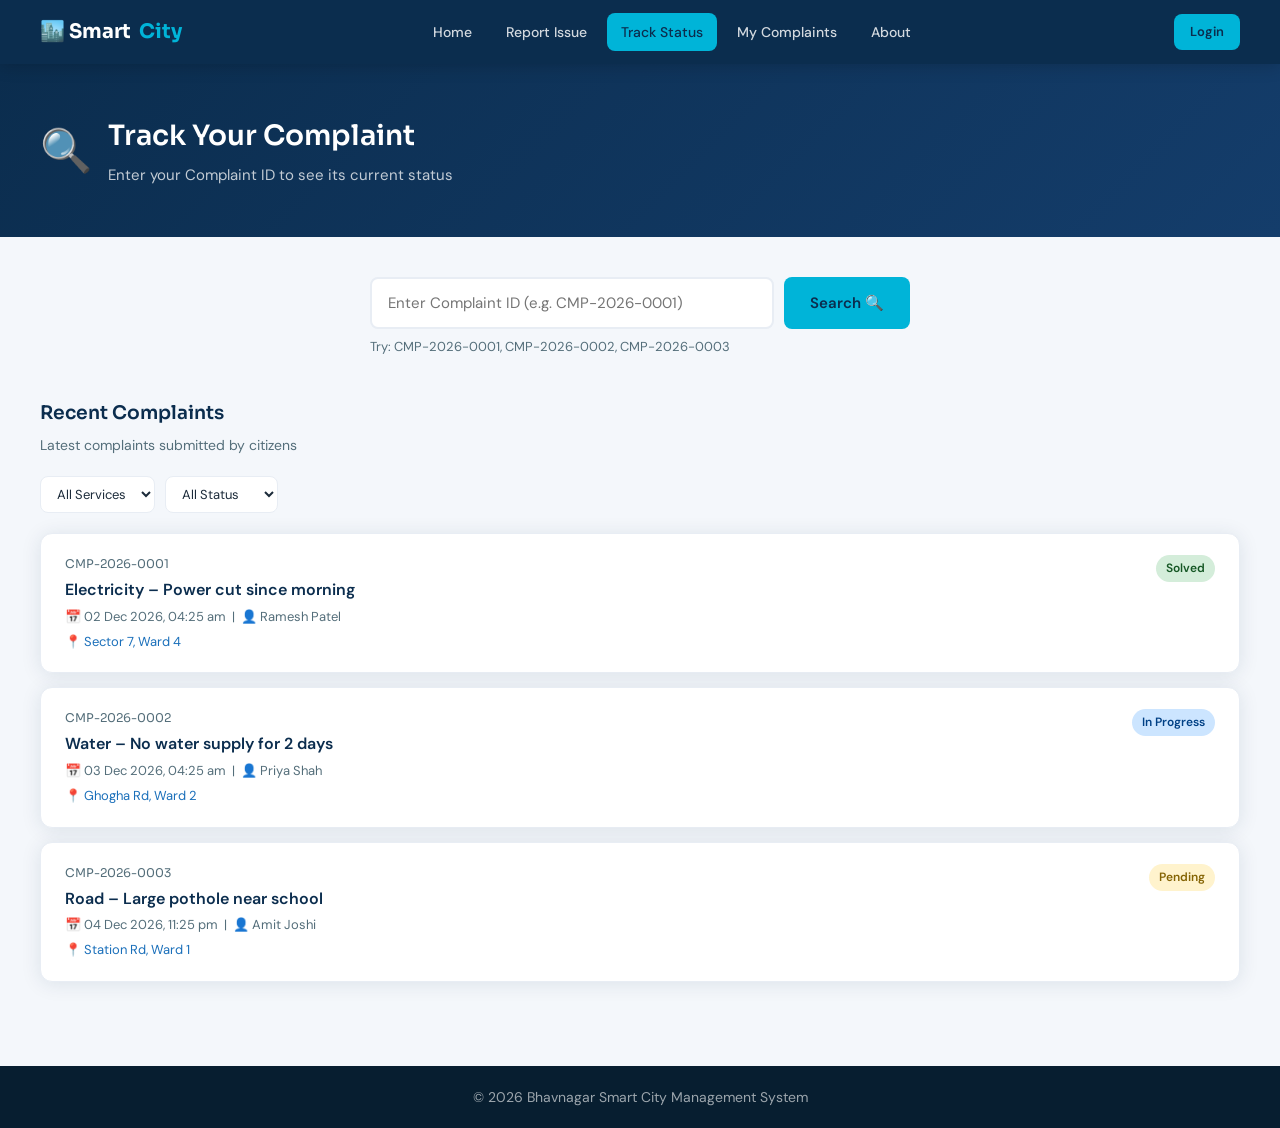
<file: track.html>
<!DOCTYPE html>
<html lang="en">
<head>
  <meta charset="UTF-8">
  <meta name="viewport" content="width=device-width, initial-scale=1.0">
  <title>Track Complaint – SmartCity</title>
  <link rel="stylesheet" href="style.css">
</head>
<body>

<header class="navbar">
  <div class="logo" onclick="window.location.href='index.html'" style="cursor:pointer">🏙️ Smart<span>City</span></div>
  <nav id="main-nav">
    <a href="index.html">Home</a>
    <a href="report.html">Report Issue</a>
    <a href="track.html" class="active">Track Status</a>
    <a href="mycomplaints.html">My Complaints</a>
    <a href="about.html">About</a>
  </nav>
  <div style="display:flex;align-items:center">
    <div id="nav-user"></div>
    <div class="hamburger" id="hamburger"><span></span><span></span><span></span></div>
  </div>
</header>

<div class="page-hero">
  <div style="font-size:42px">🔍</div>
  <div>
    <h1>Track Your Complaint</h1>
    <p>Enter your Complaint ID to see its current status</p>
  </div>
</div>

<section class="section" style="padding-top:40px">
  <div style="max-width:540px;margin:0 auto 40px">
    <div style="display:flex;gap:10px">
      <input type="text" id="search-id" placeholder="Enter Complaint ID (e.g. CMP-2026-0001)" style="flex:1;padding:14px 16px;border:2px solid var(--gray);border-radius:var(--radius-sm);font-size:15px;font-family:'DM Sans',sans-serif;outline:none;transition:var(--transition)" onfocus="this.style.borderColor='var(--cyan)'" onblur="this.style.borderColor='var(--gray)'" onkeydown="if(event.key==='Enter')doTrack()">
      <button class="btn" onclick="doTrack()" style="white-space:nowrap">Search 🔍</button>
    </div>
    <p style="font-size:13px;color:var(--text-light);margin-top:8px">Try: CMP-2026-0001, CMP-2026-0002, CMP-2026-0003</p>
  </div>

  <!-- RESULT -->
  <div id="result" style="max-width:700px;margin:0 auto"></div>

  <!-- ALL RECENT (if no search) -->
  <div id="all-section">
    <h3 style="color:var(--navy);margin-bottom:6px">Recent Complaints</h3>
    <p style="color:var(--text-light);font-size:14px;margin-bottom:20px">Latest complaints submitted by citizens</p>
    <div class="filter-bar">
      <select id="filter-service" onchange="renderAll()">
        <option value="">All Services</option>
        <option>Electricity</option><option>Water</option>
        <option>Road</option><option>Garbage</option>
        <option>Traffic</option><option>Emergency</option>
      </select>
      <select id="filter-status" onchange="renderAll()">
        <option value="">All Status</option>
        <option>Pending</option><option>In Progress</option>
        <option>Solved</option><option>Rejected</option>
      </select>
    </div>
    <div id="all-list"></div>
  </div>
</section>

<footer>
  <p>© 2026 Bhavnagar Smart City Management System</p>
</footer>

<script src="app.js"></script>
<script>
function doTrack() {
  const id = document.getElementById('search-id').value.trim().toUpperCase();
  const res = document.getElementById('result');
  const allSection = document.getElementById('all-section');

  if (!id) { toast('Please enter a Complaint ID', 'error'); return; }
  const c = Complaints.getById(id);
  if (!c) {
    res.innerHTML = `<div class="card" style="text-align:center;padding:40px">
      <div style="font-size:48px;margin-bottom:12px">❌</div>
      <h3 style="color:var(--navy)">Complaint Not Found</h3>
      <p style="color:var(--text-light)">No complaint found with ID <strong>${id}</strong>.<br>Please check and try again.</p>
    </div>`;
    allSection.style.display = 'none';
    return;
  }

  allSection.style.display = 'none';

  const timeline = [
    { label: 'Submitted', date: c.createdAt, done: true },
    { label: 'Under Review', date: c.status !== 'Pending' ? c.updatedAt : null, done: c.status !== 'Pending' },
    { label: 'In Progress', date: c.status === 'In Progress' || c.status === 'Solved' ? c.updatedAt : null, done: c.status === 'In Progress' || c.status === 'Solved' },
    { label: 'Resolved', date: c.status === 'Solved' ? c.updatedAt : null, done: c.status === 'Solved' },
  ];

  res.innerHTML = `
    <div class="card" style="margin-bottom:20px">
      <div style="display:flex;justify-content:space-between;align-items:flex-start;flex-wrap:wrap;gap:10px;margin-bottom:16px">
        <div>
          <div style="font-size:13px;color:var(--text-light);margin-bottom:4px">${c.id}</div>
          <h3 style="font-size:20px;color:var(--navy)">${c.service} – ${c.title}</h3>
        </div>
        ${statusBadge(c.status)}
      </div>
      <p style="color:var(--text);font-size:14px;margin-bottom:14px">${c.description}</p>
      <div style="display:grid;grid-template-columns:repeat(auto-fit,minmax(200px,1fr));gap:10px;font-size:13px;color:var(--text-light);margin-bottom:16px">
        <div>👤 <strong>${c.userName}</strong></div>
        <div>📞 ${c.userPhone || '–'}</div>
        <div>📅 Submitted: ${formatDate(c.createdAt)}</div>
        <div>🔄 Updated: ${formatDate(c.updatedAt)}</div>
        ${c.location ? `<div class="complaint-loc" style="grid-column:1/-1">📍 ${c.location}</div>` : ''}
      </div>
      ${c.adminNote ? `<div style="background:#f0f8ff;border-left:3px solid var(--cyan);padding:12px 16px;border-radius:6px;font-size:14px;margin-bottom:16px"><strong>Official Note:</strong> ${c.adminNote}</div>` : ''}

      <!-- Timeline -->
      <div style="display:flex;gap:0;margin-top:10px">
        ${timeline.map((t, i) => `
          <div style="flex:1;text-align:center;position:relative">
            ${i < timeline.length-1 ? `<div style="position:absolute;top:14px;left:50%;right:-50%;height:3px;background:${t.done ? 'var(--cyan)' : 'var(--gray)'}"></div>` : ''}
            <div style="width:28px;height:28px;border-radius:50%;background:${t.done ? 'var(--cyan)' : 'var(--gray)'};margin:0 auto 6px;display:flex;align-items:center;justify-content:center;font-size:14px;position:relative;z-index:1">${t.done ? '✓' : ''}</div>
            <div style="font-size:12px;font-weight:600;color:${t.done ? 'var(--navy)' : 'var(--gray-mid)'}">${t.label}</div>
            ${t.date ? `<div style="font-size:11px;color:var(--text-light)">${new Date(t.date).toLocaleDateString('en-IN',{day:'2-digit',month:'short'})}</div>` : ''}
          </div>
        `).join('')}
      </div>
    </div>

    ${c.lat && c.lng ? `
    <div class="card" style="margin-bottom:20px">
      <h3 style="font-size:16px;color:var(--navy);margin-bottom:12px">📍 Complaint Location</h3>
      <div class="location-box">
        <span class="loc-icon">📍</span>
        <div class="loc-text"><strong>${c.location}</strong><small>${c.lat.toFixed(5)}, ${c.lng.toFixed(5)}</small></div>
      </div>
      <div id="track-map" style="margin-top:10px"></div>
    </div>` : ''}

    <button class="btn-navy" style="width:auto;padding:11px 24px" onclick="location.reload()">← Search Another</button>
  `;

  if (c.lat && c.lng) initMap('track-map', c.lat, c.lng, c.location);
}

function renderAll() {
  const svc = document.getElementById('filter-service').value;
  const status = document.getElementById('filter-status').value;
  let list = Complaints.getAll();
  if (svc) list = list.filter(c => c.service === svc);
  if (status) list = list.filter(c => c.status === status);
  const el = document.getElementById('all-list');
  if (!list.length) {
    el.innerHTML = '<div class="empty-state"><div class="eicon">📋</div><p>No complaints found.</p></div>';
    return;
  }
  el.innerHTML = list.map(c => `
    <div class="complaint-card" style="cursor:pointer" onclick="document.getElementById('search-id').value='${c.id}';doTrack()">
      <div>
        <div class="complaint-id">${c.id}</div>
        <div class="complaint-title">${c.service} – ${c.title}</div>
        <div class="complaint-meta">📅 ${formatDate(c.createdAt)} &nbsp;|&nbsp; 👤 ${c.userName}</div>
        ${c.location ? `<div class="complaint-loc">📍 ${c.location}</div>` : ''}
      </div>
      <div>${statusBadge(c.status)}</div>
    </div>
  `).join('');
}

document.addEventListener('DOMContentLoaded', () => {
  renderAll();
  const params = new URLSearchParams(window.location.search);
  const id = params.get('id');
  if (id) { document.getElementById('search-id').value = id; doTrack(); }
});
</script>
</body>
</html>
</file>
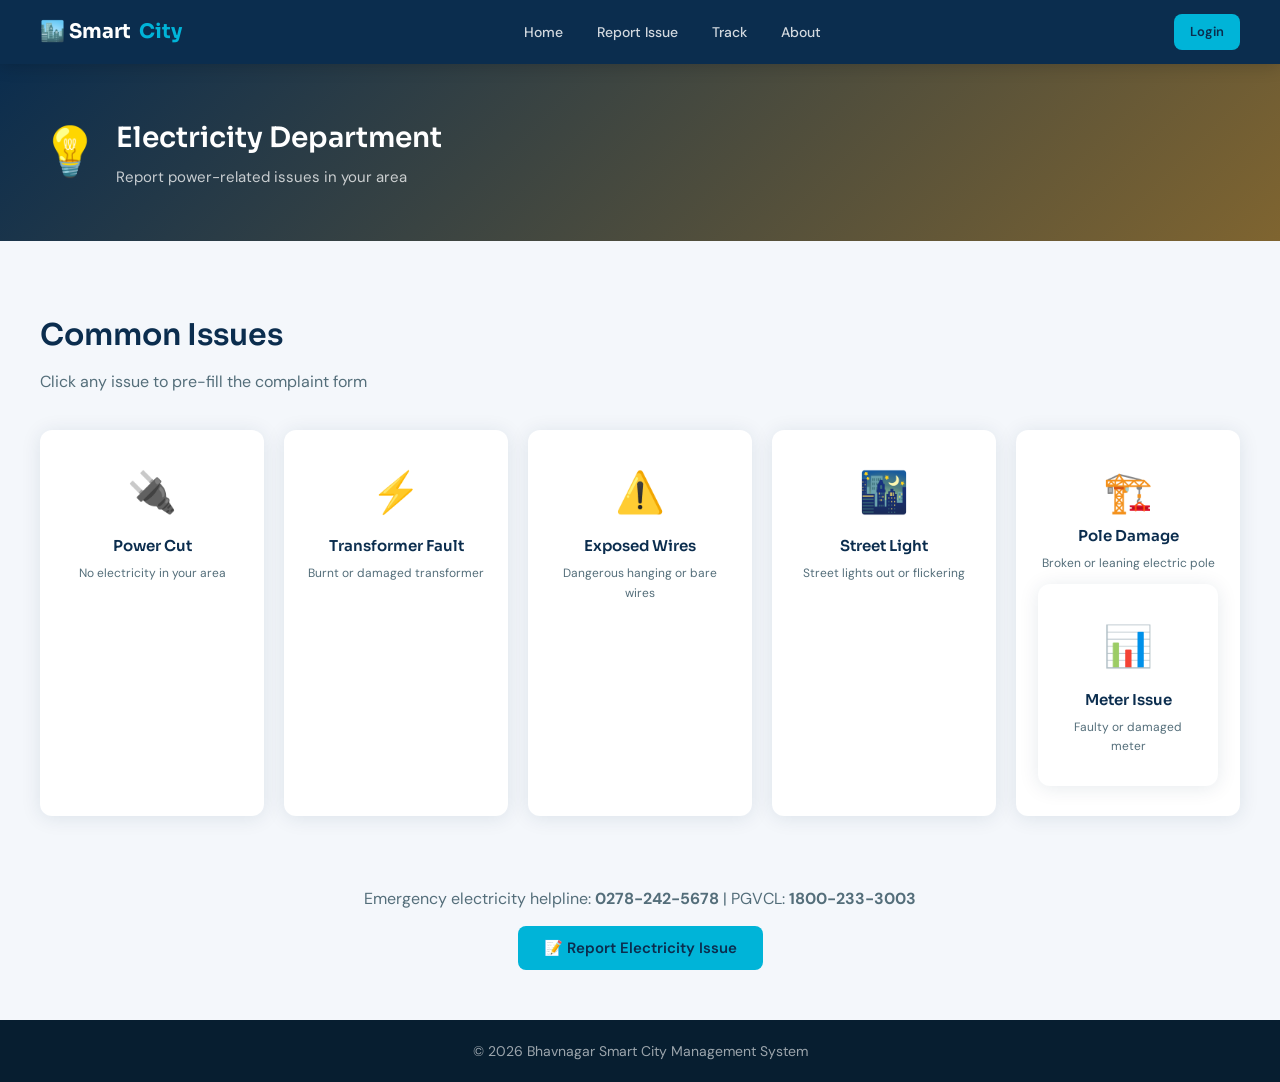
<file: Services/electricity.html>
<!DOCTYPE html>
<html lang="en">
<head>
  <meta charset="UTF-8">
  <meta name="viewport" content="width=device-width, initial-scale=1.0">
  <title>Electricity – SmartCity</title>
  <link rel="stylesheet" href="../style.css">
</head>
<body>
<header class="navbar">
  <div class="logo" onclick="window.location.href='../index.html'" style="cursor:pointer">🏙️ Smart<span>City</span></div>
  <nav id="main-nav">
    <a href="../index.html">Home</a>
    <a href="../report.html">Report Issue</a>
    <a href="../track.html">Track</a>
    <a href="../about.html">About</a>
  </nav>
  <div style="display:flex;align-items:center">
    <div id="nav-user"></div>
    <div class="hamburger" id="hamburger"><span></span><span></span><span></span></div>
  </div>
</header>
<div class="page-hero" style="background:linear-gradient(135deg,#0b2d4e,#f39c12 200%)">
  <div style="font-size:48px">💡</div>
  <div><h1>Electricity Department</h1><p>Report power-related issues in your area</p></div>
</div>
<section class="section">
  <h2>Common Issues</h2>
  <p class="section-sub">Click any issue to pre-fill the complaint form</p>
  <div class="grid-3">
    <div class="service-card" onclick="report('Power Cut / Outage')"><div class="sicon">🔌</div><h3>Power Cut</h3><p>No electricity in your area</p></div>
    <div class="service-card" onclick="report('Transformer Fault')"><div class="sicon">⚡</div><h3>Transformer Fault</h3><p>Burnt or damaged transformer</p></div>
    <div class="service-card" onclick="report('Exposed/Hanging Wires')"><div class="sicon">⚠️</div><h3>Exposed Wires</h3><p>Dangerous hanging or bare wires</p></div>
    <div class="service-card" onclick="report('Street Light Not Working')"><div class="sicon">🌃</div><h3>Street Light</h3><p>Street lights out or flickering</p></div>
    <div class="service-card" onclick="report('Electric Pole Damage')"><div class="sicon">🏗️</h3><h3>Pole Damage</h3><p>Broken or leaning electric pole</p></div>
    <div class="service-card" onclick="report('Electricity Meter Issue')"><div class="sicon">📊</div><h3>Meter Issue</h3><p>Faulty or damaged meter</p></div>
  </div>
</section>
<div style="text-align:center;padding:0 0 50px">
  <p style="color:var(--text-light);margin-bottom:14px">Emergency electricity helpline: <strong>0278-242-5678</strong> | PGVCL: <strong>1800-233-3003</strong></p>
  <button class="btn" onclick="window.location.href='../report.html?service=Electricity'">📝 Report Electricity Issue</button>
</div>
<footer><p>© 2026 Bhavnagar Smart City Management System</p></footer>
<script src="../app.js"></script>
<script>function report(t) { window.location.href = '../report.html?service=Electricity&title=' + encodeURIComponent(t); }</script>
</body></html>
</file>
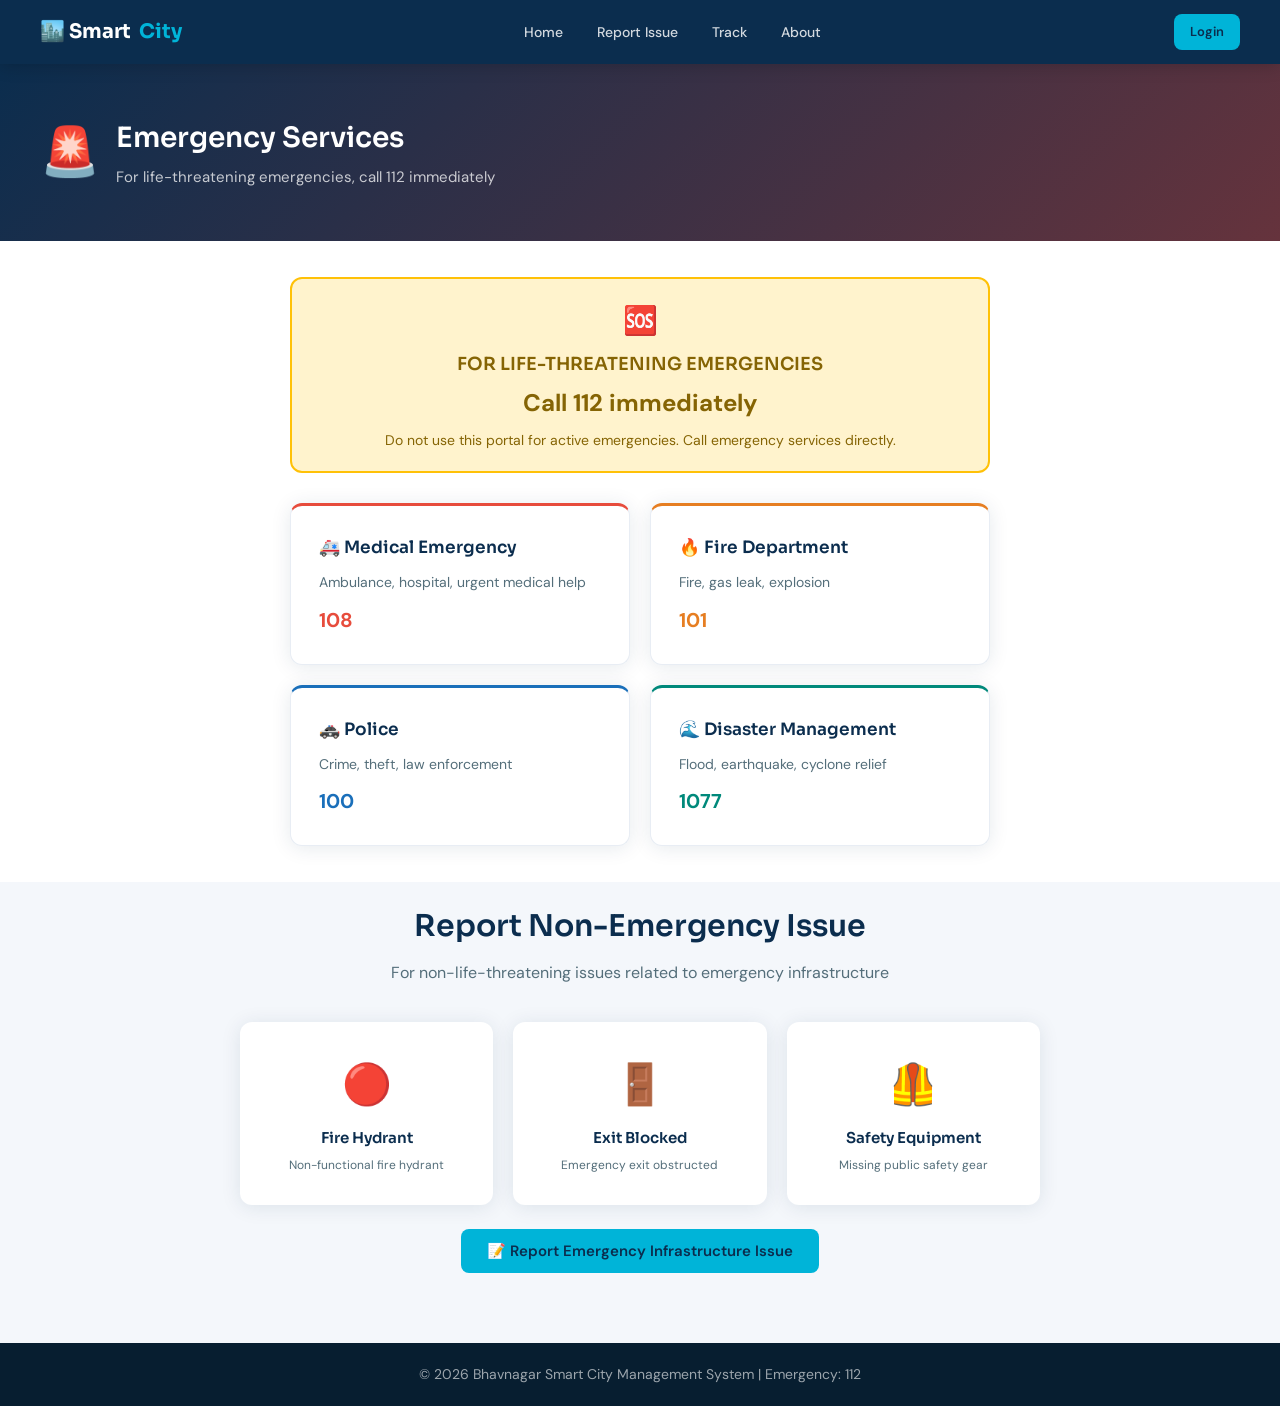
<file: Services/emergency.html>
<!DOCTYPE html>
<html lang="en">
<head><meta charset="UTF-8"><meta name="viewport" content="width=device-width,initial-scale=1.0">
<title>Emergency Services – SmartCity</title><link rel="stylesheet" href="../style.css"></head>
<body>
<header class="navbar">
  <div class="logo" onclick="window.location.href='../index.html'" style="cursor:pointer">🏙️ Smart<span>City</span></div>
  <nav id="main-nav"><a href="../index.html">Home</a><a href="../report.html">Report Issue</a><a href="../track.html">Track</a><a href="../about.html">About</a></nav>
  <div style="display:flex;align-items:center"><div id="nav-user"></div><div class="hamburger" id="hamburger"><span></span><span></span><span></span></div></div>
</header>
<div class="page-hero" style="background:linear-gradient(135deg,#0b2d4e,#c0392b 200%)">
  <div style="font-size:48px">🚨</div>
  <div><h1>Emergency Services</h1><p>For life-threatening emergencies, call 112 immediately</p></div>
</div>

<!-- EMERGENCY NUMBERS -->
<section class="section light" style="padding:36px 40px">
  <div style="background:#fff3cd;border:2px solid #ffc107;border-radius:12px;padding:20px 24px;max-width:700px;margin:0 auto 30px;text-align:center">
    <div style="font-size:28px;margin-bottom:6px">🆘</div>
    <h3 style="color:#856404;font-size:18px">FOR LIFE-THREATENING EMERGENCIES</h3>
    <p style="color:#856404;font-size:24px;font-weight:700;margin:6px 0">Call 112 immediately</p>
    <p style="color:#856404;font-size:14px">Do not use this portal for active emergencies. Call emergency services directly.</p>
  </div>

  <div class="grid-2" style="max-width:700px;margin:0 auto">
    <div class="card" style="border-top:3px solid var(--red)">
      <h3>🚑 Medical Emergency</h3>
      <p style="margin:10px 0;color:var(--text-light)">Ambulance, hospital, urgent medical help</p>
      <strong style="font-size:20px;color:var(--red)">108</strong>
    </div>
    <div class="card" style="border-top:3px solid var(--orange)">
      <h3>🔥 Fire Department</h3>
      <p style="margin:10px 0;color:var(--text-light)">Fire, gas leak, explosion</p>
      <strong style="font-size:20px;color:var(--orange)">101</strong>
    </div>
    <div class="card" style="border-top:3px solid var(--blue)">
      <h3>🚓 Police</h3>
      <p style="margin:10px 0;color:var(--text-light)">Crime, theft, law enforcement</p>
      <strong style="font-size:20px;color:var(--blue)">100</strong>
    </div>
    <div class="card" style="border-top:3px solid var(--teal)">
      <h3>🌊 Disaster Management</h3>
      <p style="margin:10px 0;color:var(--text-light)">Flood, earthquake, cyclone relief</p>
      <strong style="font-size:20px;color:var(--teal)">1077</strong>
    </div>
  </div>
</section>
<section class="section" style="padding-top:20px">
  <h2 style="text-align:center">Report Non-Emergency Issue</h2>
  <p class="section-sub" style="text-align:center">For non-life-threatening issues related to emergency infrastructure</p>
  <div class="grid-3" style="max-width:800px;margin:0 auto">
    <div class="service-card" onclick="report('Fire Hydrant Not Working')"><div class="sicon">🔴</div><h3>Fire Hydrant</h3><p>Non-functional fire hydrant</p></div>
    <div class="service-card" onclick="report('Emergency Exit Blocked')"><div class="sicon">🚪</div><h3>Exit Blocked</h3><p>Emergency exit obstructed</p></div>
    <div class="service-card" onclick="report('Missing Safety Equipment')"><div class="sicon">🦺</div><h3>Safety Equipment</h3><p>Missing public safety gear</p></div>
  </div>
  <div style="text-align:center;margin-top:24px">
    <button class="btn" onclick="window.location.href='../report.html?service=Emergency'">📝 Report Emergency Infrastructure Issue</button>
  </div>
</section>
<footer><p>© 2026 Bhavnagar Smart City Management System | Emergency: 112</p></footer>
<script src="../app.js"></script>
<script>function report(t){window.location.href='../report.html?service=Emergency&title='+encodeURIComponent(t);}</script>
</body></html>
</file>
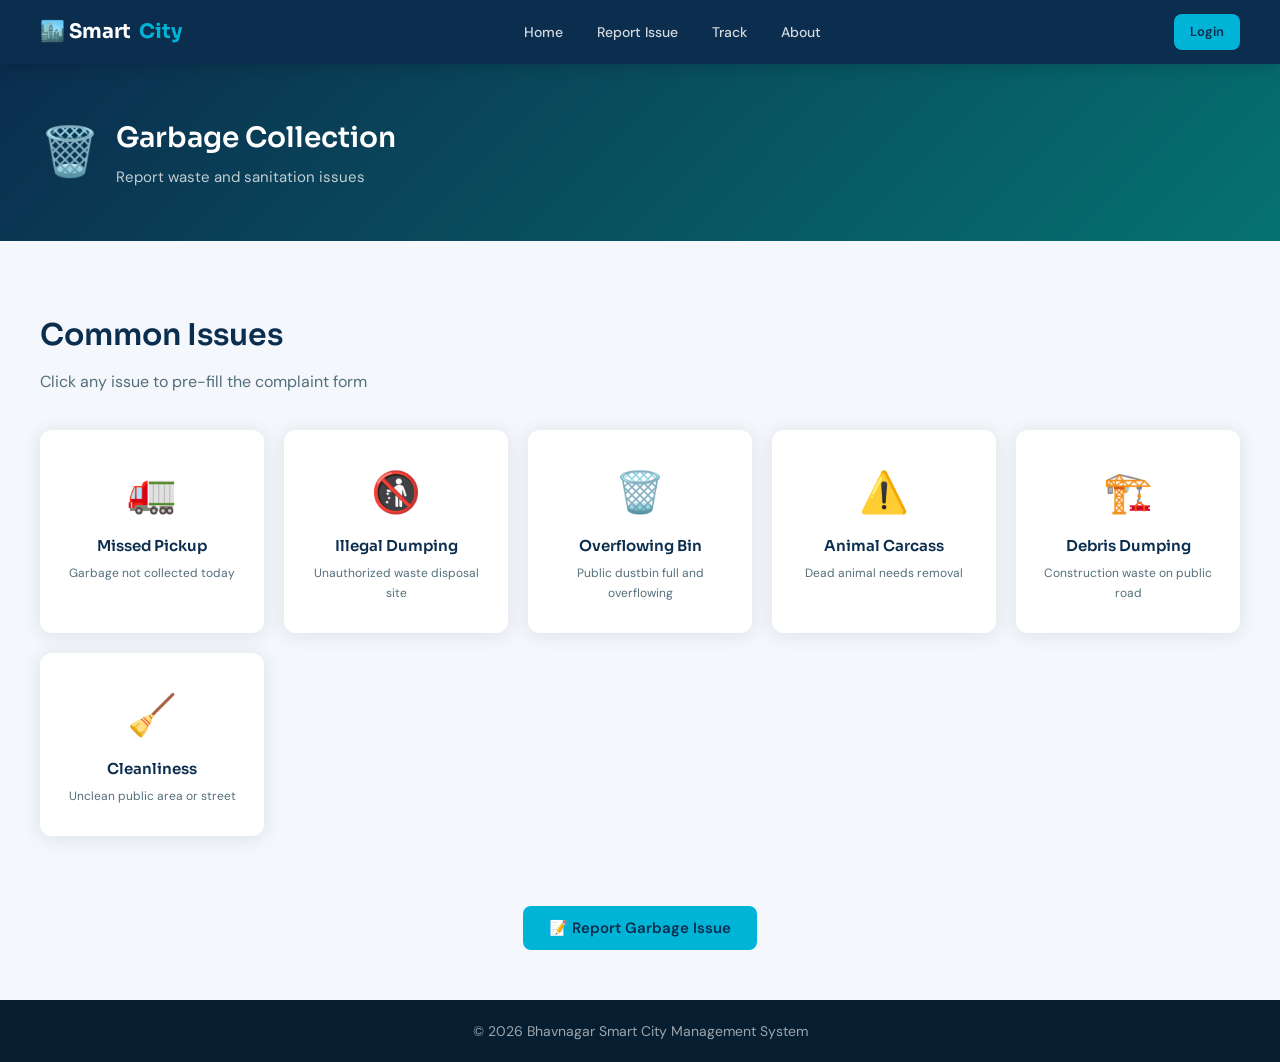
<file: Services/garbage.html>
<!DOCTYPE html>
<html lang="en">
<head><meta charset="UTF-8"><meta name="viewport" content="width=device-width,initial-scale=1.0">
<title>Garbage Collection – SmartCity</title><link rel="stylesheet" href="../style.css"></head>
<body>
<header class="navbar">
  <div class="logo" onclick="window.location.href='../index.html'" style="cursor:pointer">🏙️ Smart<span>City</span></div>
  <nav id="main-nav"><a href="../index.html">Home</a><a href="../report.html">Report Issue</a><a href="../track.html">Track</a><a href="../about.html">About</a></nav>
  <div style="display:flex;align-items:center"><div id="nav-user"></div><div class="hamburger" id="hamburger"><span></span><span></span><span></span></div></div>
</header>
<div class="page-hero" style="background:linear-gradient(135deg,#0b2d4e,#00b894 200%)">
  <div style="font-size:48px">🗑️</div>
  <div><h1>Garbage Collection</h1><p>Report waste and sanitation issues</p></div>
</div>
<section class="section">
  <h2>Common Issues</h2><p class="section-sub">Click any issue to pre-fill the complaint form</p>
  <div class="grid-3">
    <div class="service-card" onclick="report('Garbage Pickup Missed')"><div class="sicon">🚛</div><h3>Missed Pickup</h3><p>Garbage not collected today</p></div>
    <div class="service-card" onclick="report('Illegal Garbage Dumping')"><div class="sicon">🚯</div><h3>Illegal Dumping</h3><p>Unauthorized waste disposal site</p></div>
    <div class="service-card" onclick="report('Overflowing Dustbin')"><div class="sicon">🗑️</div><h3>Overflowing Bin</h3><p>Public dustbin full and overflowing</p></div>
    <div class="service-card" onclick="report('Animal Carcass on Road')"><div class="sicon">⚠️</div><h3>Animal Carcass</h3><p>Dead animal needs removal</p></div>
    <div class="service-card" onclick="report('Construction Debris on Road')"><div class="sicon">🏗️</div><h3>Debris Dumping</h3><p>Construction waste on public road</p></div>
    <div class="service-card" onclick="report('Sanitation / Cleanliness Issue')"><div class="sicon">🧹</div><h3>Cleanliness</h3><p>Unclean public area or street</p></div>
  </div>
</section>
<div style="text-align:center;padding:0 0 50px">
  <button class="btn" onclick="window.location.href='../report.html?service=Garbage'">📝 Report Garbage Issue</button>
</div>
<footer><p>© 2026 Bhavnagar Smart City Management System</p></footer>
<script src="../app.js"></script>
<script>function report(t){window.location.href='../report.html?service=Garbage&title='+encodeURIComponent(t);}</script>
</body></html>
</file>
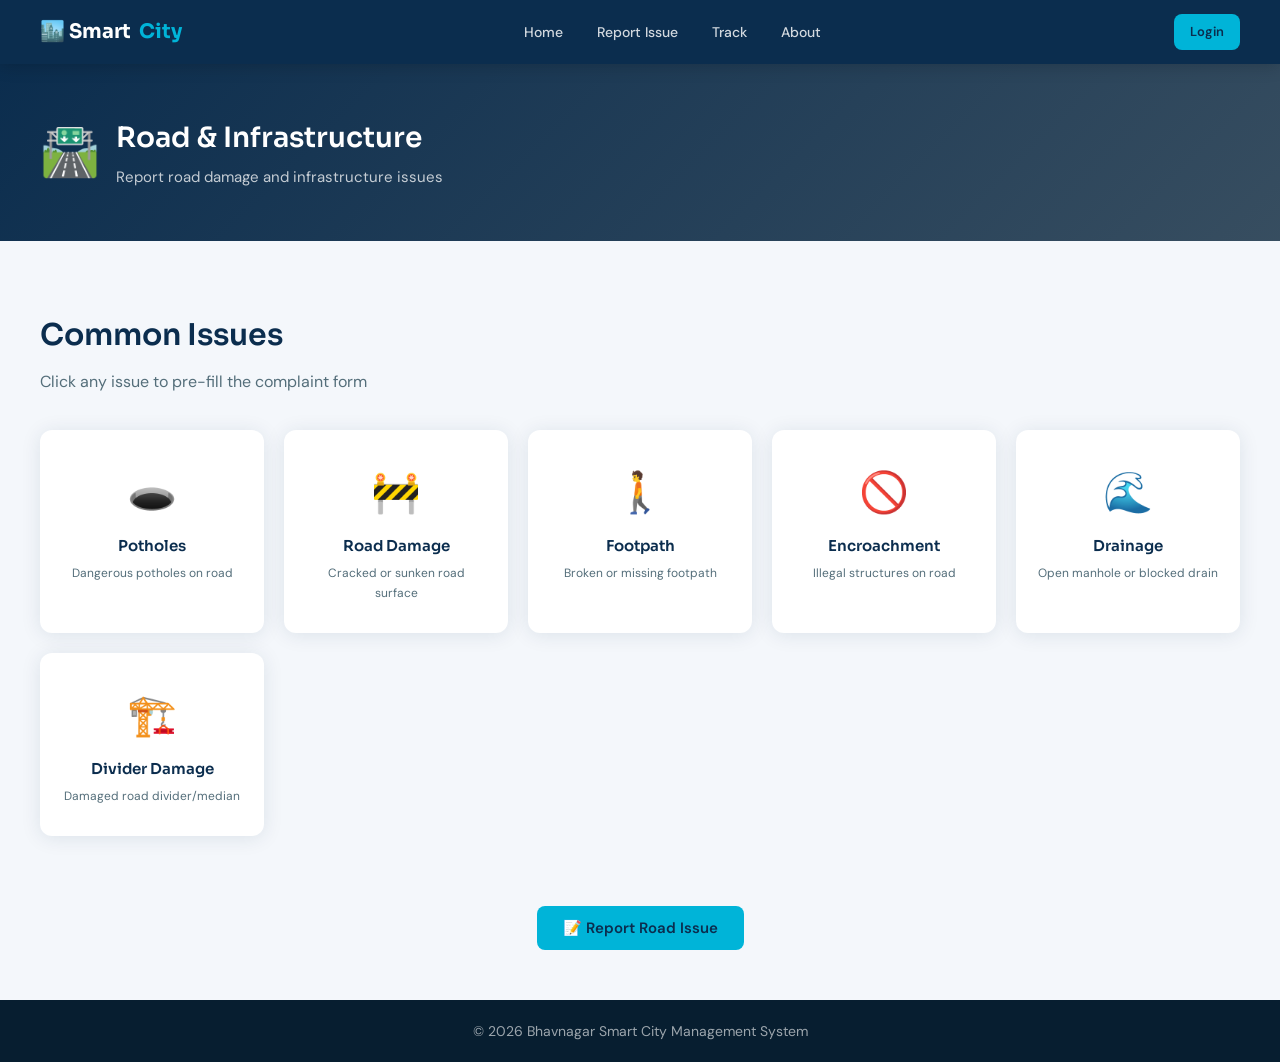
<file: Services/road.html>
<!DOCTYPE html>
<html lang="en">
<head><meta charset="UTF-8"><meta name="viewport" content="width=device-width,initial-scale=1.0">
<title>Road & Potholes – SmartCity</title><link rel="stylesheet" href="../style.css"></head>
<body>
<header class="navbar">
  <div class="logo" onclick="window.location.href='../index.html'" style="cursor:pointer">🏙️ Smart<span>City</span></div>
  <nav id="main-nav"><a href="../index.html">Home</a><a href="../report.html">Report Issue</a><a href="../track.html">Track</a><a href="../about.html">About</a></nav>
  <div style="display:flex;align-items:center"><div id="nav-user"></div><div class="hamburger" id="hamburger"><span></span><span></span><span></span></div></div>
</header>
<div class="page-hero" style="background:linear-gradient(135deg,#0b2d4e,#636e72 200%)">
  <div style="font-size:48px">🛣️</div>
  <div><h1>Road &amp; Infrastructure</h1><p>Report road damage and infrastructure issues</p></div>
</div>
<section class="section">
  <h2>Common Issues</h2>
  <p class="section-sub">Click any issue to pre-fill the complaint form</p>
  <div class="grid-3">
    <div class="service-card" onclick="report('Pothole on Road')"><div class="sicon">🕳️</div><h3>Potholes</h3><p>Dangerous potholes on road</p></div>
    <div class="service-card" onclick="report('Road Damage / Broken Road')"><div class="sicon">🚧</div><h3>Road Damage</h3><p>Cracked or sunken road surface</p></div>
    <div class="service-card" onclick="report('Footpath / Sidewalk Issue')"><div class="sicon">🚶</div><h3>Footpath</h3><p>Broken or missing footpath</p></div>
    <div class="service-card" onclick="report('Illegal Road Encroachment')"><div class="sicon">🚫</div><h3>Encroachment</h3><p>Illegal structures on road</p></div>
    <div class="service-card" onclick="report('Drainage / Manhole Issue')"><div class="sicon">🌊</div><h3>Drainage</h3><p>Open manhole or blocked drain</p></div>
    <div class="service-card" onclick="report('Road Divider Damage')"><div class="sicon">🏗️</div><h3>Divider Damage</h3><p>Damaged road divider/median</p></div>
  </div>
</section>
<div style="text-align:center;padding:0 0 50px">
  <button class="btn" onclick="window.location.href='../report.html?service=Road'">📝 Report Road Issue</button>
</div>
<footer><p>© 2026 Bhavnagar Smart City Management System</p></footer>
<script src="../app.js"></script>
<script>function report(t){window.location.href='../report.html?service=Road&title='+encodeURIComponent(t);}</script>
</body></html>
</file>
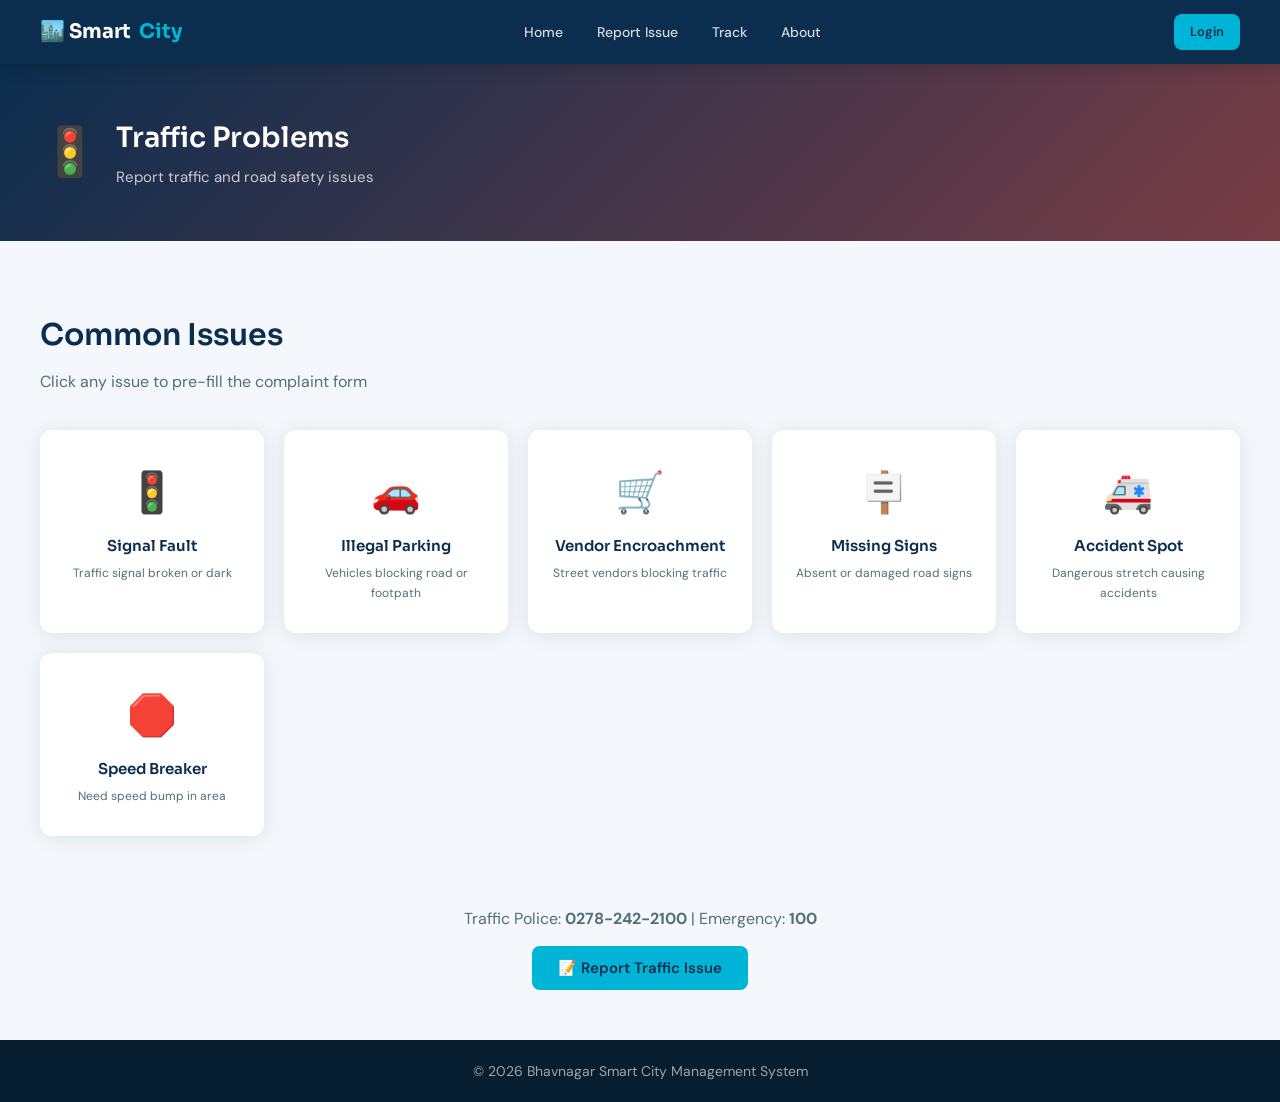
<file: Services/traffic.html>
<!DOCTYPE html>
<html lang="en">
<head><meta charset="UTF-8"><meta name="viewport" content="width=device-width,initial-scale=1.0">
<title>Traffic Problems – SmartCity</title><link rel="stylesheet" href="../style.css"></head>
<body>
<header class="navbar">
  <div class="logo" onclick="window.location.href='../index.html'" style="cursor:pointer">🏙️ Smart<span>City</span></div>
  <nav id="main-nav"><a href="../index.html">Home</a><a href="../report.html">Report Issue</a><a href="../track.html">Track</a><a href="../about.html">About</a></nav>
  <div style="display:flex;align-items:center"><div id="nav-user"></div><div class="hamburger" id="hamburger"><span></span><span></span><span></span></div></div>
</header>
<div class="page-hero" style="background:linear-gradient(135deg,#0b2d4e,#e74c3c 200%)">
  <div style="font-size:48px">🚦</div>
  <div><h1>Traffic Problems</h1><p>Report traffic and road safety issues</p></div>
</div>
<section class="section">
  <h2>Common Issues</h2><p class="section-sub">Click any issue to pre-fill the complaint form</p>
  <div class="grid-3">
    <div class="service-card" onclick="report('Traffic Signal Not Working')"><div class="sicon">🚦</div><h3>Signal Fault</h3><p>Traffic signal broken or dark</p></div>
    <div class="service-card" onclick="report('Illegal Parking Blocking Road')"><div class="sicon">🚗</div><h3>Illegal Parking</h3><p>Vehicles blocking road or footpath</p></div>
    <div class="service-card" onclick="report('Road Encroachment by Vendors')"><div class="sicon">🛒</div><h3>Vendor Encroachment</h3><p>Street vendors blocking traffic</p></div>
    <div class="service-card" onclick="report('Missing Road Signs / Markings')"><div class="sicon">🪧</div><h3>Missing Signs</h3><p>Absent or damaged road signs</p></div>
    <div class="service-card" onclick="report('Accident-Prone Spot')"><div class="sicon">🚑</div><h3>Accident Spot</h3><p>Dangerous stretch causing accidents</p></div>
    <div class="service-card" onclick="report('Speed Breaker Needed')"><div class="sicon">🛑</div><h3>Speed Breaker</h3><p>Need speed bump in area</p></div>
  </div>
</section>
<div style="text-align:center;padding:0 0 50px">
  <p style="color:var(--text-light);margin-bottom:14px">Traffic Police: <strong>0278-242-2100</strong> | Emergency: <strong>100</strong></p>
  <button class="btn" onclick="window.location.href='../report.html?service=Traffic'">📝 Report Traffic Issue</button>
</div>
<footer><p>© 2026 Bhavnagar Smart City Management System</p></footer>
<script src="../app.js"></script>
<script>function report(t){window.location.href='../report.html?service=Traffic&title='+encodeURIComponent(t);}</script>
</body></html>
</file>
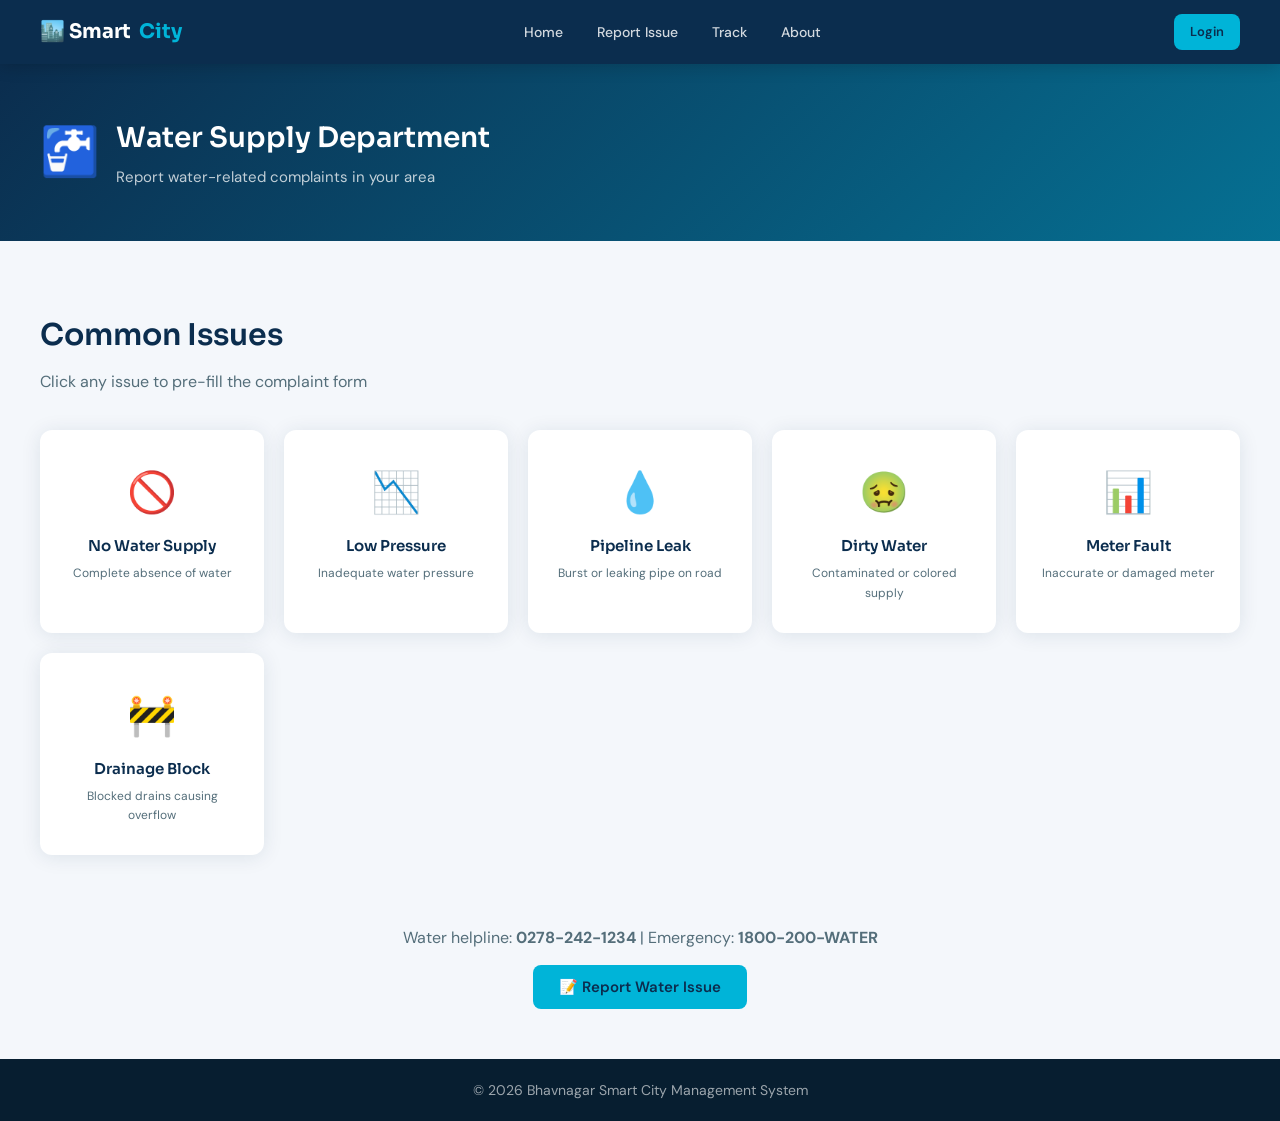
<file: Services/water.html>
<!DOCTYPE html>
<html lang="en">
<head>
  <meta charset="UTF-8">
  <meta name="viewport" content="width=device-width, initial-scale=1.0">
  <title>Water Supply – SmartCity</title>
  <link rel="stylesheet" href="../style.css">
</head>
<body>
<header class="navbar">
  <div class="logo" onclick="window.location.href='../index.html'" style="cursor:pointer">🏙️ Smart<span>City</span></div>
  <nav id="main-nav">
    <a href="../index.html">Home</a>
    <a href="../report.html">Report Issue</a>
    <a href="../track.html">Track</a>
    <a href="../about.html">About</a>
  </nav>
  <div style="display:flex;align-items:center">
    <div id="nav-user"></div>
    <div class="hamburger" id="hamburger"><span></span><span></span><span></span></div>
  </div>
</header>
<div class="page-hero" style="background:linear-gradient(135deg,#0b2d4e,#00b4d8 200%)">
  <div style="font-size:48px">🚰</div>
  <div><h1>Water Supply Department</h1><p>Report water-related complaints in your area</p></div>
</div>
<section class="section">
  <h2>Common Issues</h2>
  <p class="section-sub">Click any issue to pre-fill the complaint form</p>
  <div class="grid-3">
    <div class="service-card" onclick="report('No Water Supply')"><div class="sicon">🚫</div><h3>No Water Supply</h3><p>Complete absence of water</p></div>
    <div class="service-card" onclick="report('Low Water Pressure')"><div class="sicon">📉</div><h3>Low Pressure</h3><p>Inadequate water pressure</p></div>
    <div class="service-card" onclick="report('Water Pipeline Leak')"><div class="sicon">💧</div><h3>Pipeline Leak</h3><p>Burst or leaking pipe on road</p></div>
    <div class="service-card" onclick="report('Dirty / Contaminated Water')"><div class="sicon">🤢</div><h3>Dirty Water</h3><p>Contaminated or colored supply</p></div>
    <div class="service-card" onclick="report('Water Meter Fault')"><div class="sicon">📊</div><h3>Meter Fault</h3><p>Inaccurate or damaged meter</p></div>
    <div class="service-card" onclick="report('Drainage Blockage')"><div class="sicon">🚧</div><h3>Drainage Block</h3><p>Blocked drains causing overflow</p></div>
  </div>
</section>
<div style="text-align:center;padding:0 0 50px">
  <p style="color:var(--text-light);margin-bottom:14px">Water helpline: <strong>0278-242-1234</strong> | Emergency: <strong>1800-200-WATER</strong></p>
  <button class="btn" onclick="window.location.href='../report.html?service=Water'">📝 Report Water Issue</button>
</div>
<footer><p>© 2026 Bhavnagar Smart City Management System</p></footer>
<script src="../app.js"></script>
<script>function report(t) { window.location.href = '../report.html?service=Water&title=' + encodeURIComponent(t); }</script>
</body></html>
</file>
<file: style.css>
@import url('https://fonts.googleapis.com/css2?family=Sora:wght@300;400;500;600;700&family=DM+Sans:wght@300;400;500&display=swap');

:root {
  --navy: #0b2d4e;
  --navy-light: #143d6b;
  --blue: #1a6fba;
  --cyan: #00b4d8;
  --teal: #00897b;
  --green: #00b894;
  --orange: #e67e22;
  --red: #e74c3c;
  --amber: #f39c12;
  --white: #ffffff;
  --offwhite: #f4f7fb;
  --gray: #e8edf4;
  --gray-mid: #b0bec5;
  --text: #1c2b3a;
  --text-light: #546e7a;
  --card-shadow: 0 2px 20px rgba(11,45,78,0.10);
  --radius: 12px;
  --radius-sm: 8px;
  --transition: 0.25s ease;
}

*, *::before, *::after { margin:0; padding:0; box-sizing:border-box; }

html { scroll-behavior: smooth; }

body {
  font-family: 'DM Sans', sans-serif;
  background: var(--offwhite);
  color: var(--text);
  font-size: 16px;
  line-height: 1.6;
}

h1,h2,h3,h4 { font-family: 'Sora', sans-serif; font-weight: 600; }

a { text-decoration: none; color: inherit; }

/* ── NAVBAR ── */
.navbar {
  background: var(--navy);
  padding: 0 40px;
  display: flex;
  justify-content: space-between;
  align-items: center;
  height: 64px;
  position: sticky;
  top: 0;
  z-index: 100;
  box-shadow: 0 2px 16px rgba(0,0,0,0.18);
}
.logo {
  font-family: 'Sora', sans-serif;
  font-size: 20px;
  font-weight: 700;
  color: white;
  display: flex;
  align-items: center;
  gap: 8px;
}
.logo span { color: var(--cyan); }
nav { display: flex; align-items: center; gap: 6px; }
nav a {
  color: rgba(255,255,255,0.82);
  font-size: 14px;
  font-weight: 500;
  padding: 8px 14px;
  border-radius: var(--radius-sm);
  transition: var(--transition);
}
nav a:hover { background: rgba(255,255,255,0.12); color: white; }
nav a.active { background: var(--cyan); color: var(--navy); }
.nav-user {
  display: flex;
  align-items: center;
  gap: 8px;
  color: white;
  font-size: 14px;
  font-weight: 500;
  cursor: pointer;
  padding: 6px 12px;
  border-radius: 30px;
  background: rgba(255,255,255,0.1);
  transition: var(--transition);
}
.nav-user:hover { background: rgba(255,255,255,0.2); }
.nav-avatar {
  width: 30px; height: 30px;
  border-radius: 50%;
  background: var(--cyan);
  color: var(--navy);
  display: flex; align-items: center; justify-content: center;
  font-weight: 700; font-size: 13px;
}
.hamburger { display: none; flex-direction: column; gap: 5px; cursor: pointer; padding: 6px; }
.hamburger span { display: block; width: 22px; height: 2px; background: white; border-radius: 2px; transition: var(--transition); }

/* ── HERO ── */
.hero {
  background: linear-gradient(135deg, var(--navy) 0%, var(--navy-light) 50%, #1a4f8a 100%);
  color: white;
  text-align: center;
  padding: 90px 20px 80px;
  position: relative;
  overflow: hidden;
}
.hero::before {
  content: '';
  position: absolute; inset: 0;
  background: radial-gradient(ellipse at 60% 40%, rgba(0,180,216,0.18) 0%, transparent 70%);
}
.hero h1 { font-size: clamp(28px, 5vw, 48px); font-weight: 700; margin-bottom: 14px; position: relative; }
.hero p { font-size: 18px; color: rgba(255,255,255,0.8); margin-bottom: 32px; position: relative; }
.hero-buttons { display: flex; gap: 14px; justify-content: center; flex-wrap: wrap; position: relative; }
.hero-badge {
  display: inline-flex; align-items: center; gap: 6px;
  background: rgba(0,180,216,0.18); border: 1px solid rgba(0,180,216,0.4);
  color: var(--cyan); font-size: 13px; font-weight: 500;
  padding: 5px 14px; border-radius: 30px; margin-bottom: 20px;
}

/* ── BUTTONS ── */
.btn {
  background: var(--cyan);
  color: var(--navy);
  font-weight: 600;
  font-size: 15px;
  padding: 12px 26px;
  border-radius: var(--radius-sm);
  border: none;
  cursor: pointer;
  transition: var(--transition);
  font-family: 'DM Sans', sans-serif;
  display: inline-flex; align-items: center; gap: 8px;
}
.btn:hover { background: #00c8f0; transform: translateY(-1px); box-shadow: 0 4px 16px rgba(0,180,216,0.35); }
.btn-outline {
  background: transparent;
  color: white;
  border: 2px solid rgba(255,255,255,0.5);
  font-weight: 600; font-size: 15px;
  padding: 12px 26px; border-radius: var(--radius-sm);
  cursor: pointer; transition: var(--transition);
  font-family: 'DM Sans', sans-serif;
  display: inline-flex; align-items: center; gap: 8px;
}
.btn-outline:hover { border-color: white; background: rgba(255,255,255,0.1); }
.btn-navy {
  background: var(--navy);
  color: white;
  font-weight: 600; font-size: 15px;
  padding: 12px 26px; border-radius: var(--radius-sm);
  border: none; cursor: pointer; transition: var(--transition);
  font-family: 'DM Sans', sans-serif;
  display: inline-flex; align-items: center; gap: 8px;
  width: 100%;
  justify-content: center;
}
.btn-navy:hover { background: var(--navy-light); }
.btn-danger { background: var(--red); color: white; }
.btn-danger:hover { background: #c0392b; }
.btn-sm { padding: 8px 16px; font-size: 13px; }

/* ── SECTIONS ── */
.section { padding: 70px 40px; }
.section.light { background: white; }
.section h2 { font-size: 30px; margin-bottom: 10px; color: var(--navy); }
.section-sub { color: var(--text-light); margin-bottom: 36px; font-size: 16px; }

/* ── GRID ── */
.grid-3 { display: grid; grid-template-columns: repeat(auto-fit, minmax(200px, 1fr)); gap: 20px; }
.grid-2 { display: grid; grid-template-columns: repeat(auto-fit, minmax(280px, 1fr)); gap: 20px; }

/* ── CARDS ── */
.card {
  background: white;
  border-radius: var(--radius);
  padding: 28px;
  box-shadow: var(--card-shadow);
  transition: var(--transition);
  border: 1px solid var(--gray);
}
.card:hover { transform: translateY(-4px); box-shadow: 0 8px 32px rgba(11,45,78,0.14); }
.card-icon { font-size: 36px; margin-bottom: 12px; }
.card h3 { font-size: 17px; margin-bottom: 6px; color: var(--navy); }
.card p { font-size: 14px; color: var(--text-light); }

/* Service cards */
.service-card {
  background: white;
  border-radius: var(--radius);
  padding: 28px 20px;
  text-align: center;
  box-shadow: var(--card-shadow);
  border: 2px solid transparent;
  cursor: pointer;
  transition: var(--transition);
}
.service-card:hover { border-color: var(--cyan); transform: translateY(-4px); }
.service-card .sicon { font-size: 40px; margin-bottom: 10px; }
.service-card h3 { font-size: 15px; font-weight: 600; color: var(--navy); margin-bottom: 6px; }
.service-card p { font-size: 12px; color: var(--text-light); }

/* ── STEPS ── */
.step {
  background: var(--navy);
  color: white;
  padding: 28px 20px;
  border-radius: var(--radius);
  text-align: center;
  position: relative;
}
.step-num {
  width: 36px; height: 36px;
  background: var(--cyan);
  color: var(--navy);
  border-radius: 50%;
  display: flex; align-items: center; justify-content: center;
  font-weight: 700; font-size: 16px;
  margin: 0 auto 12px;
}
.step h3 { font-size: 16px; margin-bottom: 6px; }
.step p { font-size: 13px; color: rgba(255,255,255,0.7); }

/* ── STATS ── */
.stats {
  background: var(--navy);
  color: white;
  display: grid;
  grid-template-columns: repeat(auto-fit, minmax(160px, 1fr));
  text-align: center;
  padding: 40px;
  gap: 20px;
}
.stat-num { font-size: 32px; font-weight: 700; color: var(--cyan); font-family: 'Sora', sans-serif; }
.stat-label { font-size: 14px; color: rgba(255,255,255,0.7); margin-top: 4px; }

/* ── FOOTER ── */
footer {
  background: #071e30;
  color: rgba(255,255,255,0.6);
  text-align: center;
  padding: 20px;
  font-size: 14px;
}

/* ── FORM BOX ── */
.form-page {
  min-height: calc(100vh - 64px);
  display: flex;
  align-items: flex-start;
  justify-content: center;
  padding: 40px 20px;
  background: var(--offwhite);
}
.form-box {
  background: white;
  border-radius: 16px;
  padding: 44px;
  width: 100%;
  max-width: 540px;
  box-shadow: 0 4px 40px rgba(11,45,78,0.12);
}
.form-box h2 { font-size: 26px; color: var(--navy); margin-bottom: 6px; }
.form-sub { color: var(--text-light); font-size: 14px; margin-bottom: 28px; }

.form-group { margin-bottom: 18px; }
.form-group label { display: block; font-size: 13px; font-weight: 600; color: var(--text); margin-bottom: 6px; }
.form-group input,
.form-group select,
.form-group textarea {
  width: 100%; padding: 12px 14px;
  border: 1.5px solid var(--gray);
  border-radius: var(--radius-sm);
  font-size: 15px;
  font-family: 'DM Sans', sans-serif;
  color: var(--text);
  background: white;
  transition: var(--transition);
  outline: none;
}
.form-group input:focus,
.form-group select:focus,
.form-group textarea:focus { border-color: var(--cyan); box-shadow: 0 0 0 3px rgba(0,180,216,0.12); }
.form-group textarea { resize: vertical; min-height: 100px; }
.form-group .input-icon { position: relative; }
.form-group .input-icon input { padding-left: 42px; }
.form-group .input-icon .icon { position: absolute; left: 13px; top: 50%; transform: translateY(-50%); font-size: 18px; }

.form-row { display: grid; grid-template-columns: 1fr 1fr; gap: 14px; }

.form-error { color: var(--red); font-size: 13px; margin-top: 5px; display: none; }
.form-error.show { display: block; }

/* ── ALERTS / TOASTS ── */
.toast {
  position: fixed; bottom: 28px; right: 28px;
  background: var(--navy); color: white;
  padding: 14px 22px;
  border-radius: var(--radius-sm);
  font-size: 14px; font-weight: 500;
  box-shadow: 0 8px 32px rgba(0,0,0,0.25);
  z-index: 9999;
  display: flex; align-items: center; gap: 10px;
  transform: translateX(120%);
  transition: transform 0.35s cubic-bezier(0.34,1.56,0.64,1);
}
.toast.show { transform: translateX(0); }
.toast.success { border-left: 4px solid var(--green); }
.toast.error { border-left: 4px solid var(--red); }
.toast.info { border-left: 4px solid var(--cyan); }

/* ── STATUS BADGES ── */
.badge {
  display: inline-flex; align-items: center; gap: 5px;
  padding: 4px 10px; border-radius: 20px;
  font-size: 12px; font-weight: 600;
}
.badge-pending { background: #fff3cd; color: #856404; }
.badge-progress { background: #cce5ff; color: #004085; }
.badge-solved { background: #d4edda; color: #155724; }
.badge-rejected { background: #f8d7da; color: #721c24; }

/* ── TABLE ── */
.table-wrap { overflow-x: auto; border-radius: var(--radius); box-shadow: var(--card-shadow); }
table { width: 100%; border-collapse: collapse; background: white; font-size: 14px; }
th { background: var(--navy); color: white; padding: 13px 16px; text-align: left; font-size: 13px; font-weight: 600; }
td { padding: 13px 16px; border-bottom: 1px solid var(--gray); color: var(--text); }
tr:last-child td { border-bottom: none; }
tr:hover td { background: #f8fbff; }

/* ── DASHBOARD ── */
.dash-wrap { display: grid; grid-template-columns: 220px 1fr; min-height: calc(100vh - 64px); }
.dash-sidebar {
  background: var(--navy);
  padding: 28px 0;
}
.dash-sidebar a {
  display: flex; align-items: center; gap: 10px;
  color: rgba(255,255,255,0.7);
  font-size: 14px; font-weight: 500;
  padding: 12px 24px;
  transition: var(--transition);
}
.dash-sidebar a:hover { background: rgba(255,255,255,0.08); color: white; }
.dash-sidebar a.active { background: rgba(0,180,216,0.18); color: var(--cyan); border-right: 3px solid var(--cyan); }
.dash-sidebar .sidebar-label { font-size: 11px; font-weight: 600; color: rgba(255,255,255,0.35); text-transform: uppercase; letter-spacing: 0.08em; padding: 18px 24px 6px; }
.dash-content { padding: 36px 40px; background: var(--offwhite); }
.dash-header { margin-bottom: 28px; }
.dash-header h2 { font-size: 24px; color: var(--navy); }
.dash-header p { color: var(--text-light); font-size: 14px; }
.stat-cards { display: grid; grid-template-columns: repeat(auto-fit, minmax(160px, 1fr)); gap: 16px; margin-bottom: 28px; }
.stat-card {
  background: white; border-radius: var(--radius);
  padding: 20px; box-shadow: var(--card-shadow);
  border-top: 3px solid var(--cyan);
}
.stat-card .num { font-size: 28px; font-weight: 700; color: var(--navy); font-family: 'Sora', sans-serif; }
.stat-card .lbl { font-size: 13px; color: var(--text-light); margin-top: 2px; }

/* ── LOCATION BOX ── */
.location-box {
  background: #f0f8ff;
  border: 1.5px solid #b3d8f5;
  border-radius: var(--radius-sm);
  padding: 14px 16px;
  display: flex; align-items: center; gap: 12px;
  margin-bottom: 4px;
  font-size: 14px;
  color: var(--navy);
}
.location-box .loc-icon { font-size: 22px; }
.location-box .loc-text { flex: 1; }
.location-box .loc-text small { display: block; font-size: 12px; color: var(--text-light); }
#map-container { border-radius: var(--radius-sm); overflow: hidden; border: 1.5px solid var(--gray); margin-top: 8px; }

/* ── PAGE HERO ── */
.page-hero {
  background: linear-gradient(135deg, var(--navy) 0%, var(--navy-light) 100%);
  color: white; padding: 50px 40px;
  display: flex; align-items: center; gap: 16px;
}
.page-hero h1 { font-size: 28px; margin-bottom: 4px; }
.page-hero p { color: rgba(255,255,255,0.75); font-size: 15px; }

/* ── COMPLAINT CARD ── */
.complaint-card {
  background: white; border-radius: var(--radius);
  border: 1px solid var(--gray);
  padding: 20px 24px; margin-bottom: 14px;
  box-shadow: var(--card-shadow);
  display: grid; grid-template-columns: 1fr auto;
  gap: 10px; align-items: start;
}
.complaint-id { font-size: 12px; color: var(--text-light); margin-bottom: 4px; font-family: 'Sora', sans-serif; }
.complaint-title { font-size: 16px; font-weight: 600; color: var(--navy); margin-bottom: 4px; }
.complaint-meta { font-size: 13px; color: var(--text-light); }
.complaint-loc { font-size: 13px; color: var(--blue); display: flex; align-items: center; gap: 4px; margin-top: 4px; }

/* ── MODAL ── */
.modal-bg {
  position: fixed; inset: 0;
  background: rgba(0,0,0,0.45);
  z-index: 200;
  display: flex; align-items: center; justify-content: center;
  padding: 20px;
  opacity: 0; pointer-events: none; transition: opacity 0.2s;
}
.modal-bg.open { opacity: 1; pointer-events: all; }
.modal {
  background: white; border-radius: 16px;
  padding: 36px; max-width: 500px; width: 100%;
  transform: scale(0.9); transition: transform 0.25s;
  max-height: 90vh; overflow-y: auto;
}
.modal-bg.open .modal { transform: scale(1); }
.modal h3 { font-size: 20px; color: var(--navy); margin-bottom: 20px; }
.modal-close { float: right; cursor: pointer; font-size: 22px; color: var(--text-light); line-height: 1; }

/* ── EMPTY STATE ── */
.empty-state { text-align: center; padding: 60px 20px; color: var(--text-light); }
.empty-state .eicon { font-size: 52px; margin-bottom: 14px; }
.empty-state h3 { font-size: 18px; color: var(--navy); margin-bottom: 6px; }

/* ── TABS ── */
.tabs { display: flex; gap: 4px; margin-bottom: 24px; border-bottom: 2px solid var(--gray); }
.tab-btn {
  padding: 10px 20px; border: none; background: none;
  font-family: 'DM Sans', sans-serif; font-size: 14px; font-weight: 600;
  color: var(--text-light); cursor: pointer; border-bottom: 2px solid transparent;
  margin-bottom: -2px; transition: var(--transition);
}
.tab-btn.active { color: var(--blue); border-bottom-color: var(--blue); }

/* ── FILTERS ── */
.filter-bar { display: flex; gap: 10px; flex-wrap: wrap; margin-bottom: 20px; align-items: center; }
.filter-bar select, .filter-bar input {
  padding: 8px 12px; border: 1.5px solid var(--gray);
  border-radius: var(--radius-sm); font-size: 13px;
  font-family: 'DM Sans', sans-serif; color: var(--text);
  background: white; outline: none;
}
.filter-bar select:focus, .filter-bar input:focus { border-color: var(--cyan); }

/* ── PHOTO PREVIEW ── */
.photo-preview {
  display: grid; grid-template-columns: repeat(3, 80px); gap: 8px; margin-top: 10px;
}
.photo-thumb { width: 80px; height: 80px; border-radius: 8px; object-fit: cover; border: 1.5px solid var(--gray); }

/* ── RESPONSIVE ── */
@media (max-width: 768px) {
  .navbar { padding: 0 20px; }
  nav { display: none; flex-direction: column; position: absolute; top: 64px; left: 0; right: 0; background: var(--navy); padding: 16px; gap: 4px; }
  nav.open { display: flex; }
  nav a { padding: 12px 16px; }
  .hamburger { display: flex; }
  .section { padding: 50px 20px; }
  .form-box { padding: 28px 22px; }
  .form-row { grid-template-columns: 1fr; }
  .dash-wrap { grid-template-columns: 1fr; }
  .dash-sidebar { display: none; }
  .dash-content { padding: 24px 20px; }
  .page-hero { padding: 36px 20px; }
  .stats { padding: 30px 20px; }
}
</file>
